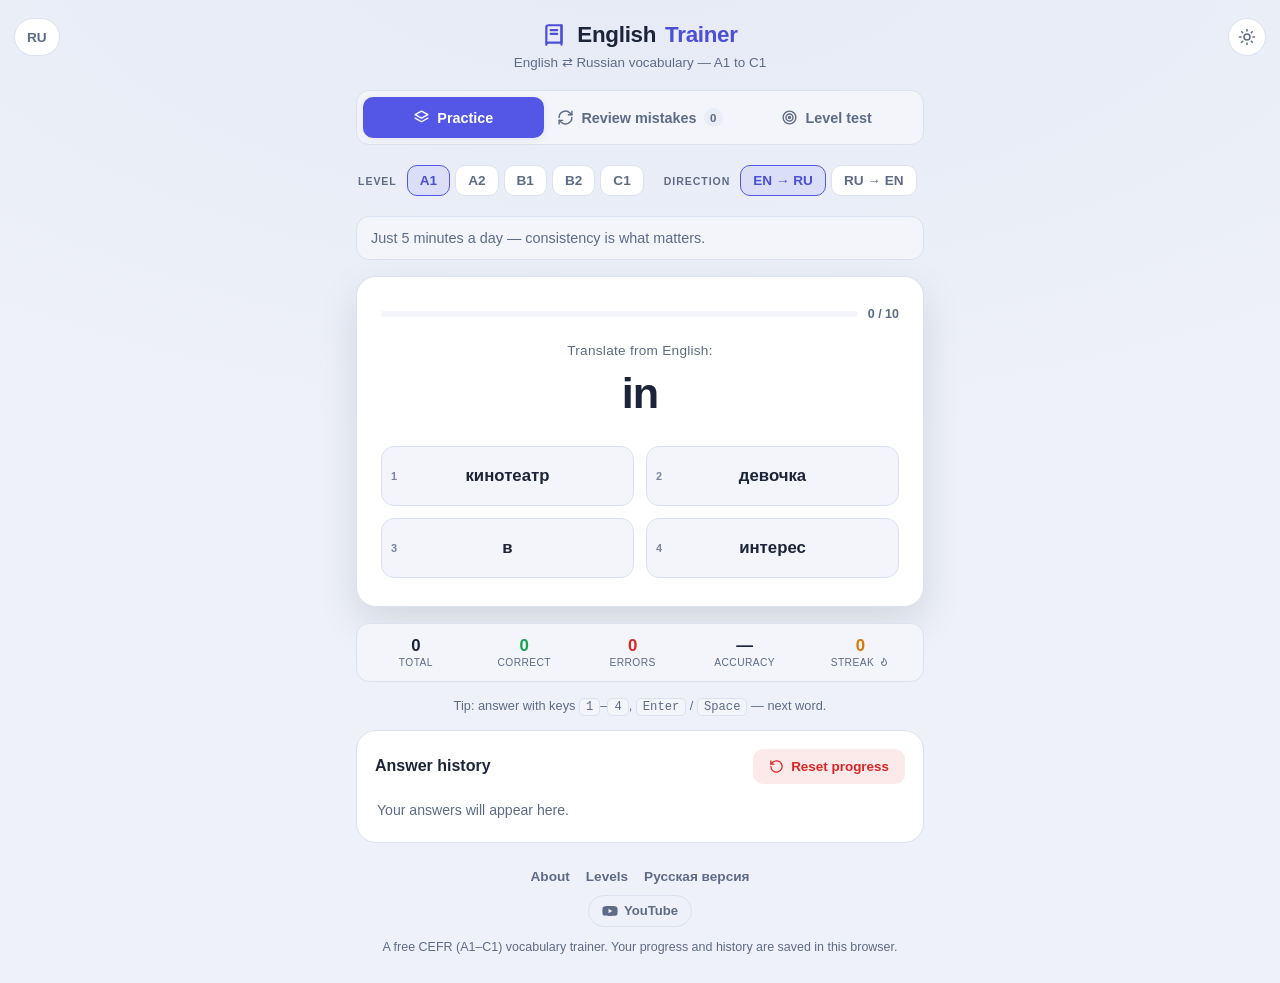
<file: index.html>
<!DOCTYPE html>
<html lang="ru">
<head>
  <meta charset="UTF-8" />
  <meta name="viewport" content="width=device-width, initial-scale=1.0" />
  <title>EnglishTrainer — тренажёр слов / vocabulary trainer (A1–C1)</title>
  <meta name="description" content="Бесплатный тренажёр английских слов A1–C1. Free English ⇄ Russian vocabulary trainer." />
  <link rel="canonical" href="https://english-trenazher.ru/" />
  <link rel="alternate" hreflang="ru" href="https://english-trenazher.ru/ru/" />
  <link rel="alternate" hreflang="en" href="https://english-trenazher.ru/en/" />
  <link rel="alternate" hreflang="x-default" href="https://english-trenazher.ru/ru/" />
  <link rel="icon" href="data:image/svg+xml,<svg xmlns='http://www.w3.org/2000/svg' viewBox='0 0 32 32'><rect width='32' height='32' rx='7' fill='%236366f1'/><g fill='none' stroke='white' stroke-width='2.2' stroke-linecap='round' stroke-linejoin='round'><path d='M9 8h8a1.5 1.5 0 0 1 1.5 1.5V24H10.5A1.5 1.5 0 0 0 9 25.5z'/><path d='M18.5 9.5V24'/></g></svg>" />
  <script>
    (function () {
      try {
        var l = (navigator.language || "ru").toLowerCase();
        location.replace(l.indexOf("en") === 0 ? "en/" : "ru/");
      } catch (e) { location.replace("ru/"); }
    })();
  </script>
  <style>
    body { font-family: -apple-system, BlinkMacSystemFont, "Segoe UI", Roboto, Arial, sans-serif;
      background: #0f172a; color: #f1f5f9; min-height: 100vh; margin: 0;
      display: flex; flex-direction: column; align-items: center; justify-content: center; gap: 14px; text-align: center; padding: 20px; }
    a { color: #818cf8; font-size: 1.2rem; font-weight: 600; text-decoration: none; padding: 10px 18px;
      border: 1px solid #334155; border-radius: 12px; }
    a:hover { border-color: #6366f1; }
    .row { display: flex; gap: 12px; }
    h1 { font-size: 1.5rem; }
  </style>
</head>
<body>
  <h1><svg viewBox="0 0 24 24" width="26" height="26" fill="none" stroke="#818cf8" stroke-width="2" stroke-linecap="round" stroke-linejoin="round" style="vertical-align:-4px"><path d="M4 5a2 2 0 0 1 2-2h12v16H6a2 2 0 0 0-2 2z"/><path d="M18 3v18"/><path d="M8 7.5h6M8 11h6"/></svg> EnglishTrainer</h1>
  <p>Выберите язык / Choose your language</p>
  <div class="row">
    <a href="ru/">Русский</a>
    <a href="en/">English</a>
  </div>
</body>
</html>
</file>
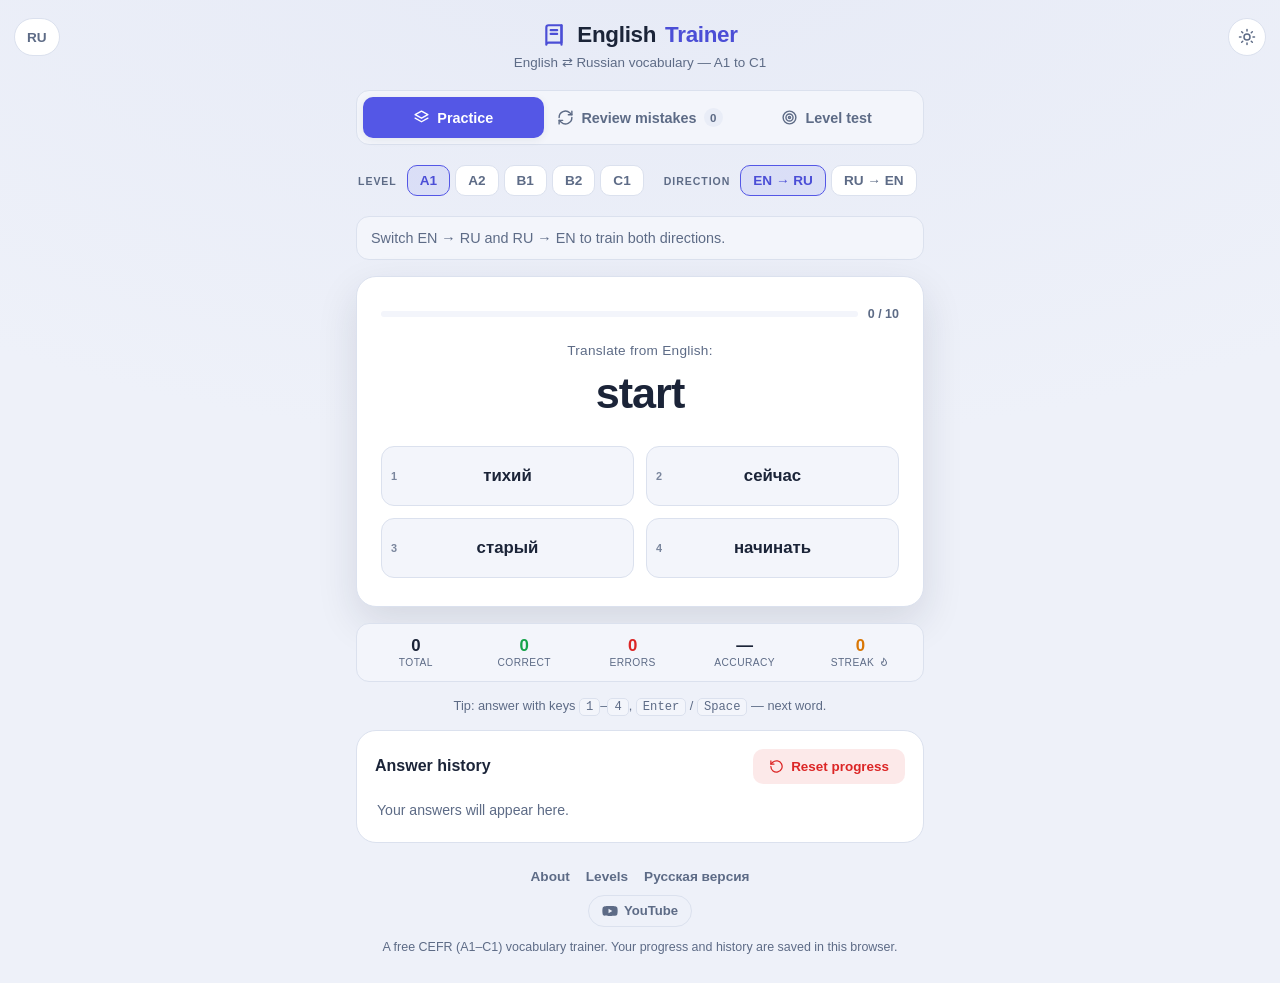
<file: en/index.html>
<!DOCTYPE html>
<html lang="en">
<head>
  <meta charset="UTF-8" />
  <meta name="viewport" content="width=device-width, initial-scale=1.0, viewport-fit=cover" />
  <meta name="theme-color" content="#0b1020" />
  <title>English ⇄ Russian Vocabulary Trainer — Learn Words A1–C1 Free</title>
  <meta name="description" content="Free online vocabulary trainer: see a word and pick from 4 translation options. Levels A1–C1, both directions (English↔Russian), 10-word rounds, mistakes review, answer history and a level test." />
  <meta name="keywords" content="english vocabulary trainer, russian vocabulary, learn english words, learn russian words, A1 A2 B1 B2 C1, english level test, word quiz" />
  <meta name="robots" content="index, follow" />
  <link rel="canonical" href="https://english-trenazher.ru/en/" />
  <link rel="alternate" hreflang="en" href="https://english-trenazher.ru/en/" />
  <link rel="alternate" hreflang="ru" href="https://english-trenazher.ru/ru/" />
  <link rel="alternate" hreflang="x-default" href="https://english-trenazher.ru/ru/" />

  <meta property="og:type" content="website" />
  <meta property="og:title" content="English ⇄ Russian Vocabulary Trainer (A1–C1)" />
  <meta property="og:description" content="Learn vocabulary in a quiz format. Levels A1–C1, both directions, rounds, mistakes review, level test." />
  <meta property="og:locale" content="en_US" />
  <meta property="og:url" content="https://english-trenazher.ru/en/" />
  <meta name="twitter:card" content="summary" />
  <meta name="twitter:title" content="English ⇄ Russian Vocabulary Trainer (A1–C1)" />
  <meta name="twitter:description" content="Learn vocabulary in a quiz format. Levels A1–C1, level test." />

  <link rel="icon" href="data:image/svg+xml,<svg xmlns='http://www.w3.org/2000/svg' viewBox='0 0 32 32'><rect width='32' height='32' rx='7' fill='%236366f1'/><g fill='none' stroke='white' stroke-width='2.2' stroke-linecap='round' stroke-linejoin='round'><path d='M9 8h8a1.5 1.5 0 0 1 1.5 1.5V24H10.5A1.5 1.5 0 0 0 9 25.5z'/><path d='M18.5 9.5V24'/></g></svg>" />

  <script type="application/ld+json">
  {
    "@context": "https://schema.org",
    "@type": "WebApplication",
    "name": "English ⇄ Russian Vocabulary Trainer",
    "description": "Online vocabulary trainer with levels A1–C1 in a quiz format with 4 answer options.",
    "applicationCategory": "EducationalApplication",
    "operatingSystem": "Web",
    "inLanguage": "en",
    "offers": { "@type": "Offer", "price": "0", "priceCurrency": "USD" }
  }
  </script>
  <script type="application/ld+json">
  { "@context": "https://schema.org", "@graph": [
    { "@type": "WebSite", "@id": "https://english-trenazher.ru/#website", "url": "https://english-trenazher.ru/", "name": "EnglishTrainer", "inLanguage": "en" },
    { "@type": "Organization", "@id": "https://english-trenazher.ru/#org", "name": "EnglishTrainer", "url": "https://english-trenazher.ru/", "logo": "https://english-trenazher.ru/icon.svg" }
  ] }
  </script>

  <link rel="stylesheet" href="../css/style.css?v=5" />
  <script>
    (function () {
      try {
        var t = localStorage.getItem("EnglishTrainer_theme");
        if (!t) { t = (window.matchMedia && window.matchMedia("(prefers-color-scheme: light)").matches) ? "light" : "dark"; }
        document.documentElement.setAttribute("data-theme", t);
      } catch (e) {}
    })();
  </script>
</head>
<body>
  <a class="skip-link" href="#quiz">Skip to the trainer</a>

  <header class="app-header">
    <a class="lang-switch" href="../ru/" hreflang="ru" aria-label="Переключиться на русский">RU</a>
    <button class="theme-btn" id="theme-btn" type="button" aria-label="Toggle theme" title="Toggle theme"></button>
    <h1 class="logo"><svg class="mark" viewBox="0 0 24 24" fill="none" stroke="currentColor" stroke-width="2" stroke-linecap="round" stroke-linejoin="round"><path d="M4 5a2 2 0 0 1 2-2h12v16H6a2 2 0 0 0-2 2z"/><path d="M18 3v18"/><path d="M8 7.5h6M8 11h6"/></svg>English<span>Trainer</span></h1>
    <p class="tagline">English ⇄ Russian vocabulary — A1 to C1</p>
  </header>

  <main class="container">
    <section class="controls" aria-label="Settings">
      <div class="control-group">
        <span class="control-label">Level</span>
        <div class="level-switch" role="group" aria-label="Choose level">
          <button class="level-btn is-active" data-level="A1">A1</button>
          <button class="level-btn" data-level="A2">A2</button>
          <button class="level-btn" data-level="B1">B1</button>
          <button class="level-btn" data-level="B2">B2</button>
          <button class="level-btn" data-level="C1">C1</button>
        </div>
      </div>
      <div class="control-group">
        <span class="control-label">Direction</span>
        <div class="dir-switch" role="group" aria-label="Translation direction">
          <button class="dir-btn is-active" data-dir="en-ru">EN → RU</button>
          <button class="dir-btn" data-dir="ru-en">RU → EN</button>
        </div>
      </div>
    </section>

    <nav class="modes" aria-label="Modes">
      <button class="mode-btn is-active" data-mode="infinite"><svg viewBox="0 0 24 24" fill="none" stroke="currentColor" stroke-width="2" stroke-linecap="round" stroke-linejoin="round"><path d="M12 3 3 8l9 5 9-5-9-5z"/><path d="M3 13l9 5 9-5"/></svg><span class="mlabel">Practice</span></button>
      <button class="mode-btn" data-mode="mistakes"><svg viewBox="0 0 24 24" fill="none" stroke="currentColor" stroke-width="2" stroke-linecap="round" stroke-linejoin="round"><path d="M3 12a9 9 0 0 1 15-6.7L21 8"/><path d="M21 3v5h-5"/><path d="M21 12a9 9 0 0 1-15 6.7L3 16"/><path d="M3 21v-5h5"/></svg><span class="mlabel">Review mistakes</span> <span class="badge" id="mistakes-count">0</span></button>
      <button class="mode-btn" data-mode="test"><svg viewBox="0 0 24 24" fill="none" stroke="currentColor" stroke-width="2"><circle cx="12" cy="12" r="9"/><circle cx="12" cy="12" r="5"/><circle cx="12" cy="12" r="1.5"/></svg><span class="mlabel">Level test</span></button>
    </nav>

    <div class="suggest is-tip" id="suggest">
      <span id="suggest-text"></span>
      <span class="suggest-actions">
        <button id="suggest-accept" class="suggest-yes">Go</button>
        <button id="suggest-dismiss" class="suggest-no">Not now</button>
      </span>
    </div>

    <section class="stats" aria-label="Statistics" id="stats-panel">
      <div class="stat"><span class="stat-value" id="stat-total">0</span><span class="stat-name">Total</span></div>
      <div class="stat"><span class="stat-value stat-correct" id="stat-correct">0</span><span class="stat-name">Correct</span></div>
      <div class="stat"><span class="stat-value stat-wrong" id="stat-wrong">0</span><span class="stat-name">Errors</span></div>
      <div class="stat"><span class="stat-value" id="stat-accuracy">—</span><span class="stat-name">Accuracy</span></div>
      <div class="stat"><span class="stat-value stat-streak" id="stat-streak">0</span><span class="stat-name">Streak <svg class="flame" viewBox="0 0 24 24" fill="none" stroke="currentColor" stroke-width="2" stroke-linecap="round" stroke-linejoin="round"><path d="M12 3s5 4 5 9a5 5 0 0 1-10 0c0-2 1-3 1-3 0 1 1 2 2 2 0-3 2-5 2-8z"/></svg></span></div>
    </section>

    <section class="quiz" id="quiz" aria-live="polite">
      <div class="round-progress" id="round-progress">
        <div class="round-bar"><div class="round-bar-fill" id="round-bar-fill"></div></div>
        <span class="round-count" id="round-count">0 / 10</span>
      </div>
      <p class="quiz-prompt" id="quiz-prompt">Translate the word:</p>
      <h2 class="quiz-word" id="quiz-word">—</h2>
      <div class="options" id="options"></div>
      <button class="next-btn" id="next-btn" hidden>Next →</button>
    </section>

    <section class="summary" id="summary" hidden>
      <div class="summary-emoji" id="summary-emoji"></div>
      <h2 class="summary-title" id="summary-title">Round complete!</h2>
      <div class="summary-score"><span id="summary-correct">0</span> / <span id="summary-total">10</span></div>
      <p class="summary-line" id="summary-acc">Accuracy: 0%</p>
      <p class="summary-line" id="summary-streak">Streak: 0</p>
      <div class="summary-actions">
        <button class="next-btn" id="summary-again">10 more words →</button>
        <button class="reset-btn" id="summary-level">Change level</button>
      </div>
    </section>

    <section class="testbox" id="testbox" hidden>
      <div id="test-intro">
        <h2 class="testbox-title">Level test</h2>
        <p class="testbox-desc">An adaptive test: words go from easy (A1) to hard (C1). As soon as it gets tough, the test stops on its own. Takes 1–2 minutes.</p>
        <button class="next-btn" id="test-start">Start test</button>
      </div>
      <div id="test-progress" hidden>
        <p class="test-meta"><span id="test-level-label">A1</span> · question <span id="test-q-num">1</span></p>
        <div class="test-bar"><div class="test-bar-fill" id="test-bar-fill"></div></div>
        <p class="quiz-prompt" id="test-prompt">Translate the word:</p>
        <h2 class="quiz-word" id="test-word">—</h2>
        <div class="options" id="test-options"></div>
      </div>
      <div id="test-result" hidden>
        <h2 class="testbox-title">Your level: <span id="test-level-result">—</span></h2>
        <div id="test-breakdown" class="test-breakdown"></div>
        <div class="test-result-actions">
          <button class="next-btn" id="test-use-level">Study at this level</button>
          <button class="reset-btn" id="test-retry">Retake</button>
        </div>
      </div>
    </section>

    <p class="hint" id="hint">Tip: answer with keys <kbd>1</kbd>–<kbd>4</kbd>, <kbd>Enter</kbd> / <kbd>Space</kbd> — next word.</p>

    <section class="history" id="history-section">
      <div class="history-head">
        <h2 class="history-title">Answer history</h2>
        <button class="reset-btn small" id="reset-btn" type="button"><svg viewBox="0 0 24 24" fill="none" stroke="currentColor" stroke-width="2" stroke-linecap="round" stroke-linejoin="round"><path d="M3 12a9 9 0 1 0 3-6.7L3 8"/><path d="M3 3v5h5"/></svg>Reset progress</button>
      </div>
      <ul class="history-list" id="history-list">
        <li class="history-empty">Your answers will appear here.</li>
      </ul>
    </section>
  </main>

  <footer class="app-footer">
    <nav class="footer-nav" aria-label="Footer">
      <a href="about/">About</a>
      <a href="level/a1/">Levels</a>
      <a href="../ru/" hreflang="ru">Русская версия</a>
    </nav>
    <div class="footer-social">
      <a class="social" href="https://www.youtube.com/@englishshorts17" rel="noopener" target="_blank" aria-label="YouTube">
        <svg viewBox="0 0 24 24" fill="currentColor" aria-hidden="true"><path d="M23 7.2a3 3 0 0 0-2.1-2.1C19 4.5 12 4.5 12 4.5s-7 0-8.9.6A3 3 0 0 0 1 7.2 31 31 0 0 0 .5 12 31 31 0 0 0 1 16.8a3 3 0 0 0 2.1 2.1c1.9.6 8.9.6 8.9.6s7 0 8.9-.6a3 3 0 0 0 2.1-2.1A31 31 0 0 0 23.5 12 31 31 0 0 0 23 7.2zM9.8 15.3V8.7l5.7 3.3-5.7 3.3z"/></svg>
        YouTube
      </a>
    </div>
    <p class="footer-note">A free CEFR (A1–C1) vocabulary trainer. Your progress and history are saved in this browser.</p>
  </footer>

  <script src="../data/a1.js"></script>
  <script src="../data/a2.js"></script>
  <script src="../data/b1.js"></script>
  <script src="../data/b2.js"></script>
  <script src="../data/c1.js"></script>
  <script src="../js/app.js?v=5"></script>
</body>
</html>
</file>
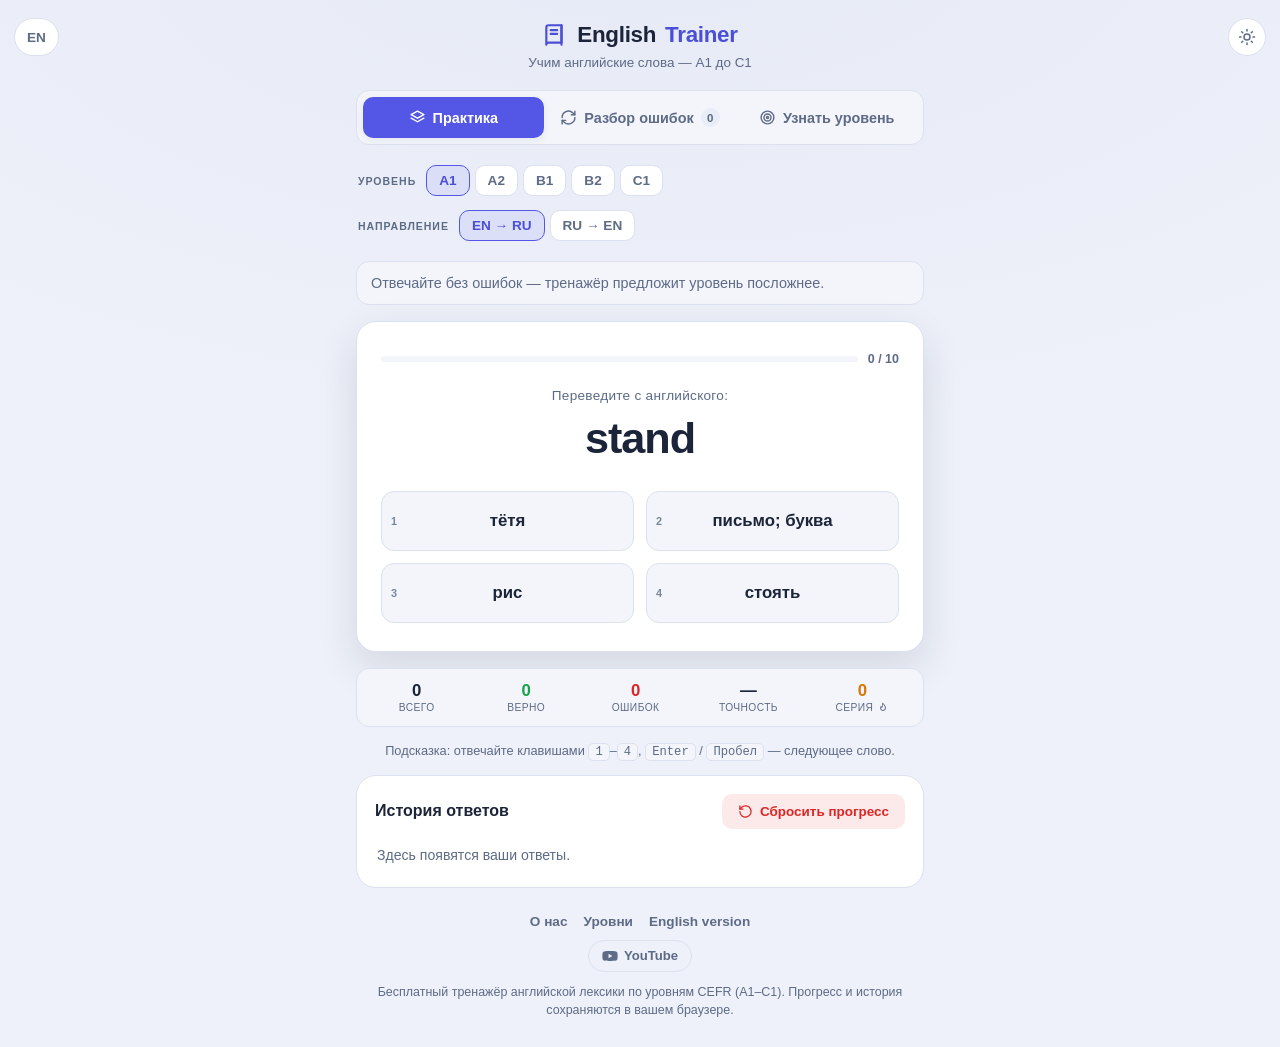
<file: ru/index.html>
<!DOCTYPE html>
<html lang="ru">
<head>
  <meta charset="UTF-8" />
  <meta name="viewport" content="width=device-width, initial-scale=1.0, viewport-fit=cover" />
  <meta name="theme-color" content="#0b1020" />
  <title>Тренажёр английских слов — учим слова A1–C1 онлайн бесплатно</title>
  <meta name="description" content="Бесплатный онлайн-тренажёр английских слов по уровням A1, A2, B1, B2, C1. Слово и 4 варианта перевода, два направления, раунды по 10 слов, работа над ошибками, история ответов и тест на определение уровня." />
  <meta name="keywords" content="английские слова, тренажёр слов, учить английский, перевод слов, A1 A2 B1 B2 C1, тест на уровень английского, словарный тренажёр" />
  <meta name="robots" content="index, follow" />
  <link rel="canonical" href="https://english-trenazher.ru/ru/" />
  <link rel="alternate" hreflang="ru" href="https://english-trenazher.ru/ru/" />
  <link rel="alternate" hreflang="en" href="https://english-trenazher.ru/en/" />
  <link rel="alternate" hreflang="x-default" href="https://english-trenazher.ru/ru/" />

  <meta property="og:type" content="website" />
  <meta property="og:title" content="Тренажёр английских слов A1–C1" />
  <meta property="og:description" content="Учите английские слова в формате викторины. Уровни A1–C1, два направления, раунды, работа над ошибками, тест на уровень." />
  <meta property="og:locale" content="ru_RU" />
  <meta property="og:url" content="https://english-trenazher.ru/ru/" />
  <meta name="twitter:card" content="summary" />
  <meta name="twitter:title" content="Тренажёр английских слов A1–C1" />
  <meta name="twitter:description" content="Учите английские слова в формате викторины. Уровни A1–C1, тест на уровень." />

  <link rel="icon" href="data:image/svg+xml,<svg xmlns='http://www.w3.org/2000/svg' viewBox='0 0 32 32'><rect width='32' height='32' rx='7' fill='%236366f1'/><g fill='none' stroke='white' stroke-width='2.2' stroke-linecap='round' stroke-linejoin='round'><path d='M9 8h8a1.5 1.5 0 0 1 1.5 1.5V24H10.5A1.5 1.5 0 0 0 9 25.5z'/><path d='M18.5 9.5V24'/></g></svg>" />

  <script type="application/ld+json">
  {
    "@context": "https://schema.org",
    "@type": "WebApplication",
    "name": "Тренажёр английских слов",
    "description": "Онлайн-тренажёр английских слов по уровням A1–C1 в формате викторины с 4 вариантами ответа.",
    "applicationCategory": "EducationalApplication",
    "operatingSystem": "Web",
    "inLanguage": "ru",
    "offers": { "@type": "Offer", "price": "0", "priceCurrency": "RUB" }
  }
  </script>
  <script type="application/ld+json">
  { "@context": "https://schema.org", "@graph": [
    { "@type": "WebSite", "@id": "https://english-trenazher.ru/#website", "url": "https://english-trenazher.ru/", "name": "EnglishTrainer", "inLanguage": "ru" },
    { "@type": "Organization", "@id": "https://english-trenazher.ru/#org", "name": "EnglishTrainer", "url": "https://english-trenazher.ru/", "logo": "https://english-trenazher.ru/icon.svg" }
  ] }
  </script>

  <link rel="stylesheet" href="../css/style.css?v=5" />
  <script>
    (function () {
      try {
        var t = localStorage.getItem("EnglishTrainer_theme");
        if (!t) { t = (window.matchMedia && window.matchMedia("(prefers-color-scheme: light)").matches) ? "light" : "dark"; }
        document.documentElement.setAttribute("data-theme", t);
      } catch (e) {}
    })();
  </script>
</head>
<body>
  <a class="skip-link" href="#quiz">Перейти к тренажёру</a>

  <header class="app-header">
    <a class="lang-switch" href="../en/" hreflang="en" aria-label="Switch to English">EN</a>
    <button class="theme-btn" id="theme-btn" type="button" aria-label="Переключить тему" title="Переключить тему"></button>
    <h1 class="logo"><svg class="mark" viewBox="0 0 24 24" fill="none" stroke="currentColor" stroke-width="2" stroke-linecap="round" stroke-linejoin="round"><path d="M4 5a2 2 0 0 1 2-2h12v16H6a2 2 0 0 0-2 2z"/><path d="M18 3v18"/><path d="M8 7.5h6M8 11h6"/></svg>English<span>Trainer</span></h1>
    <p class="tagline">Учим английские слова — A1 до C1</p>
  </header>

  <main class="container">
    <section class="controls" aria-label="Настройки">
      <div class="control-group">
        <span class="control-label">Уровень</span>
        <div class="level-switch" role="group" aria-label="Выбор уровня">
          <button class="level-btn is-active" data-level="A1">A1</button>
          <button class="level-btn" data-level="A2">A2</button>
          <button class="level-btn" data-level="B1">B1</button>
          <button class="level-btn" data-level="B2">B2</button>
          <button class="level-btn" data-level="C1">C1</button>
        </div>
      </div>
      <div class="control-group">
        <span class="control-label">Направление</span>
        <div class="dir-switch" role="group" aria-label="Направление перевода">
          <button class="dir-btn is-active" data-dir="en-ru">EN → RU</button>
          <button class="dir-btn" data-dir="ru-en">RU → EN</button>
        </div>
      </div>
    </section>

    <nav class="modes" aria-label="Режимы">
      <button class="mode-btn is-active" data-mode="infinite"><svg viewBox="0 0 24 24" fill="none" stroke="currentColor" stroke-width="2" stroke-linecap="round" stroke-linejoin="round"><path d="M12 3 3 8l9 5 9-5-9-5z"/><path d="M3 13l9 5 9-5"/></svg><span class="mlabel">Практика</span></button>
      <button class="mode-btn" data-mode="mistakes"><svg viewBox="0 0 24 24" fill="none" stroke="currentColor" stroke-width="2" stroke-linecap="round" stroke-linejoin="round"><path d="M3 12a9 9 0 0 1 15-6.7L21 8"/><path d="M21 3v5h-5"/><path d="M21 12a9 9 0 0 1-15 6.7L3 16"/><path d="M3 21v-5h5"/></svg><span class="mlabel">Разбор ошибок</span> <span class="badge" id="mistakes-count">0</span></button>
      <button class="mode-btn" data-mode="test"><svg viewBox="0 0 24 24" fill="none" stroke="currentColor" stroke-width="2"><circle cx="12" cy="12" r="9"/><circle cx="12" cy="12" r="5"/><circle cx="12" cy="12" r="1.5"/></svg><span class="mlabel">Узнать уровень</span></button>
    </nav>

    <div class="suggest is-tip" id="suggest">
      <span id="suggest-text"></span>
      <span class="suggest-actions">
        <button id="suggest-accept" class="suggest-yes">Перейти</button>
        <button id="suggest-dismiss" class="suggest-no">Не сейчас</button>
      </span>
    </div>

    <section class="stats" aria-label="Статистика" id="stats-panel">
      <div class="stat"><span class="stat-value" id="stat-total">0</span><span class="stat-name">Всего</span></div>
      <div class="stat"><span class="stat-value stat-correct" id="stat-correct">0</span><span class="stat-name">Верно</span></div>
      <div class="stat"><span class="stat-value stat-wrong" id="stat-wrong">0</span><span class="stat-name">Ошибок</span></div>
      <div class="stat"><span class="stat-value" id="stat-accuracy">—</span><span class="stat-name">Точность</span></div>
      <div class="stat"><span class="stat-value stat-streak" id="stat-streak">0</span><span class="stat-name">Серия <svg class="flame" viewBox="0 0 24 24" fill="none" stroke="currentColor" stroke-width="2" stroke-linecap="round" stroke-linejoin="round"><path d="M12 3s5 4 5 9a5 5 0 0 1-10 0c0-2 1-3 1-3 0 1 1 2 2 2 0-3 2-5 2-8z"/></svg></span></div>
    </section>

    <section class="quiz" id="quiz" aria-live="polite">
      <div class="round-progress" id="round-progress">
        <div class="round-bar"><div class="round-bar-fill" id="round-bar-fill"></div></div>
        <span class="round-count" id="round-count">0 / 10</span>
      </div>
      <p class="quiz-prompt" id="quiz-prompt">Переведите слово:</p>
      <h2 class="quiz-word" id="quiz-word">—</h2>
      <div class="options" id="options"></div>
      <button class="next-btn" id="next-btn" hidden>Дальше →</button>
    </section>

    <section class="summary" id="summary" hidden>
      <div class="summary-emoji" id="summary-emoji"></div>
      <h2 class="summary-title" id="summary-title">Раунд завершён!</h2>
      <div class="summary-score"><span id="summary-correct">0</span> / <span id="summary-total">10</span></div>
      <p class="summary-line" id="summary-acc">Точность: 0%</p>
      <p class="summary-line" id="summary-streak">Серия: 0</p>
      <div class="summary-actions">
        <button class="next-btn" id="summary-again">Ещё 10 слов →</button>
        <button class="reset-btn" id="summary-level">Сменить уровень</button>
      </div>
    </section>

    <section class="testbox" id="testbox" hidden>
      <div id="test-intro">
        <h2 class="testbox-title">Тест на уровень</h2>
        <p class="testbox-desc">Адаптивный тест: слова идут от простых (A1) к сложным (C1). Как только станет трудно — тест остановится сам. Это займёт 1–2 минуты.</p>
        <button class="next-btn" id="test-start">Начать тест</button>
      </div>
      <div id="test-progress" hidden>
        <p class="test-meta"><span id="test-level-label">A1</span> · вопрос <span id="test-q-num">1</span></p>
        <div class="test-bar"><div class="test-bar-fill" id="test-bar-fill"></div></div>
        <p class="quiz-prompt" id="test-prompt">Переведите слово:</p>
        <h2 class="quiz-word" id="test-word">—</h2>
        <div class="options" id="test-options"></div>
      </div>
      <div id="test-result" hidden>
        <h2 class="testbox-title">Ваш уровень: <span id="test-level-result">—</span></h2>
        <div id="test-breakdown" class="test-breakdown"></div>
        <div class="test-result-actions">
          <button class="next-btn" id="test-use-level">Заниматься на этом уровне</button>
          <button class="reset-btn" id="test-retry">Пройти заново</button>
        </div>
      </div>
    </section>

    <p class="hint" id="hint">Подсказка: отвечайте клавишами <kbd>1</kbd>–<kbd>4</kbd>, <kbd>Enter</kbd> / <kbd>Пробел</kbd> — следующее слово.</p>

    <section class="history" id="history-section">
      <div class="history-head">
        <h2 class="history-title">История ответов</h2>
        <button class="reset-btn small" id="reset-btn" type="button"><svg viewBox="0 0 24 24" fill="none" stroke="currentColor" stroke-width="2" stroke-linecap="round" stroke-linejoin="round"><path d="M3 12a9 9 0 1 0 3-6.7L3 8"/><path d="M3 3v5h5"/></svg>Сбросить прогресс</button>
      </div>
      <ul class="history-list" id="history-list">
        <li class="history-empty">Здесь появятся ваши ответы.</li>
      </ul>
    </section>
  </main>

  <footer class="app-footer">
    <nav class="footer-nav" aria-label="Подвал">
      <a href="about/">О нас</a>
      <a href="level/a1/">Уровни</a>
      <a href="../en/" hreflang="en">English version</a>
    </nav>
    <div class="footer-social">
      <a class="social" href="https://www.youtube.com/@englishshorts17" rel="noopener" target="_blank" aria-label="YouTube">
        <svg viewBox="0 0 24 24" fill="currentColor" aria-hidden="true"><path d="M23 7.2a3 3 0 0 0-2.1-2.1C19 4.5 12 4.5 12 4.5s-7 0-8.9.6A3 3 0 0 0 1 7.2 31 31 0 0 0 .5 12 31 31 0 0 0 1 16.8a3 3 0 0 0 2.1 2.1c1.9.6 8.9.6 8.9.6s7 0 8.9-.6a3 3 0 0 0 2.1-2.1A31 31 0 0 0 23.5 12 31 31 0 0 0 23 7.2zM9.8 15.3V8.7l5.7 3.3-5.7 3.3z"/></svg>
        YouTube
      </a>
    </div>
    <p class="footer-note">Бесплатный тренажёр английской лексики по уровням CEFR (A1–C1). Прогресс и история сохраняются в вашем браузере.</p>
  </footer>

  <script src="../data/a1.js"></script>
  <script src="../data/a2.js"></script>
  <script src="../data/b1.js"></script>
  <script src="../data/b2.js"></script>
  <script src="../data/c1.js"></script>
  <script src="../js/app.js?v=5"></script>
</body>
</html>
</file>
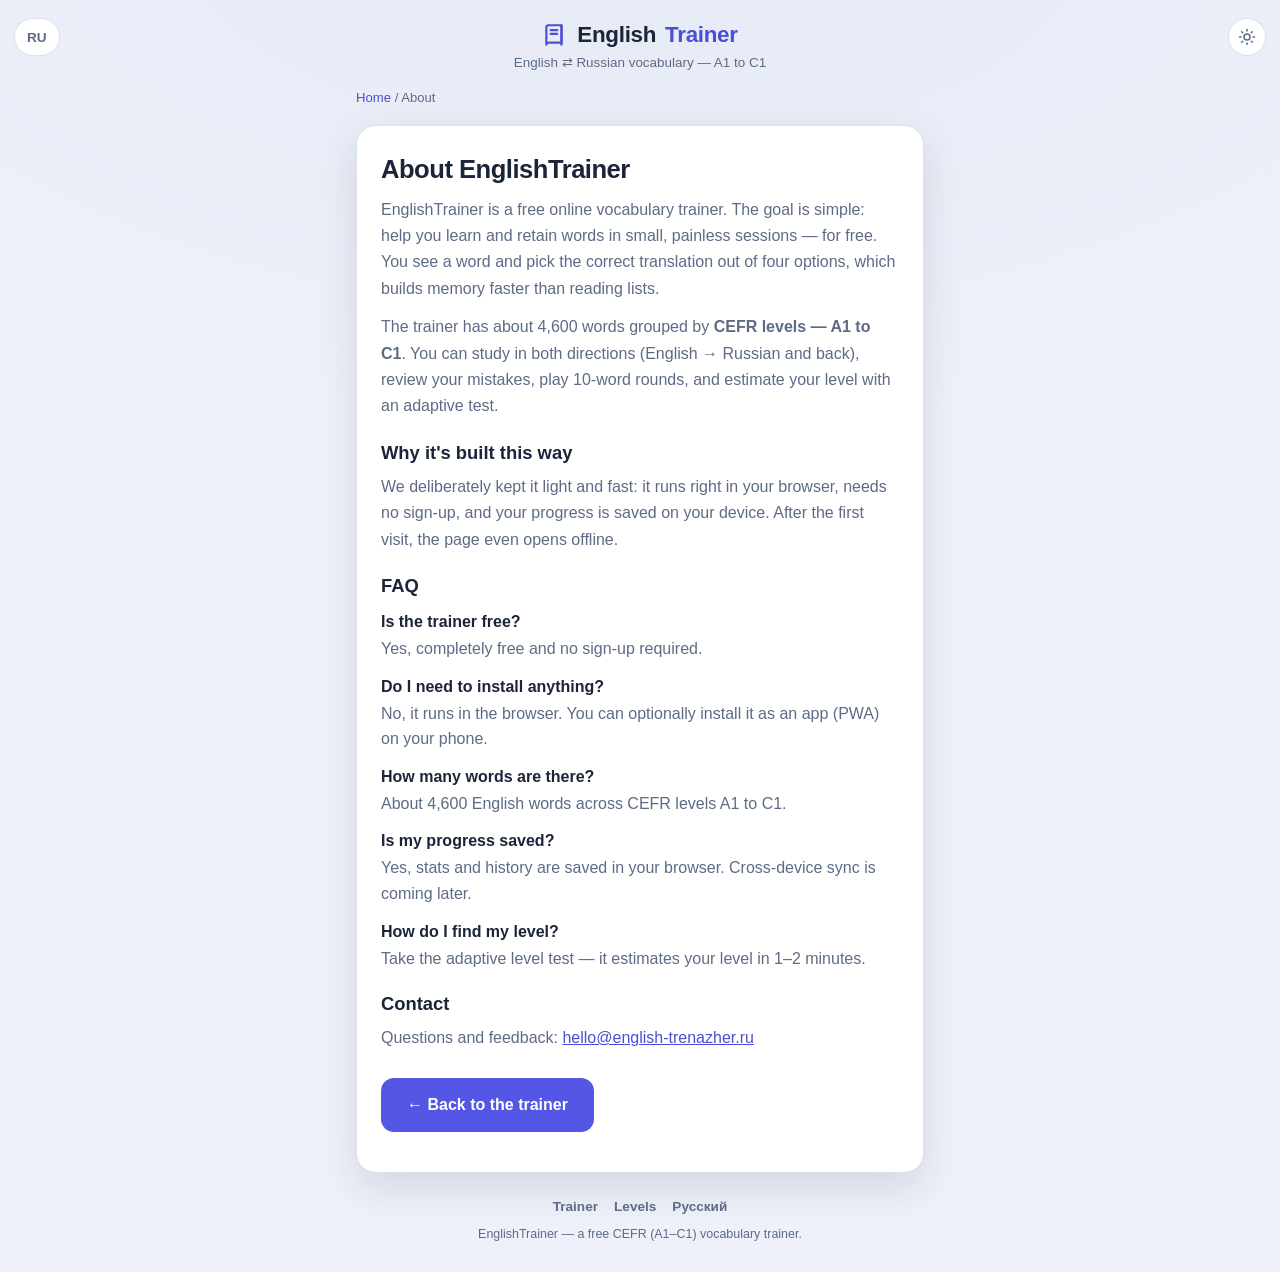
<file: en/about/index.html>
<!DOCTYPE html>
<html lang="en">
<head>
  <meta charset="UTF-8" />
  <meta name="viewport" content="width=device-width, initial-scale=1.0, viewport-fit=cover" />
  <meta name="theme-color" content="#0b1020" />
  <title>About — EnglishTrainer, English ⇄ Russian vocabulary trainer</title>
  <meta name="description" content="EnglishTrainer is a free online English ⇄ Russian vocabulary trainer (A1–C1). About the project, how it works, FAQ and contact." />
  <meta name="robots" content="index, follow" />
  <link rel="canonical" href="https://english-trenazher.ru/en/about/" />
  <link rel="alternate" hreflang="en" href="https://english-trenazher.ru/en/about/" />
  <link rel="alternate" hreflang="ru" href="https://english-trenazher.ru/ru/about/" />
  <link rel="alternate" hreflang="x-default" href="https://english-trenazher.ru/ru/about/" />
  <meta property="og:type" content="website" />
  <meta property="og:title" content="About — EnglishTrainer" />
  <meta property="og:description" content="A free English ⇄ Russian vocabulary trainer (A1–C1). About, FAQ and contact." />
  <meta property="og:locale" content="en_US" />
  <meta property="og:url" content="https://english-trenazher.ru/en/about/" />
  <link rel="icon" href="data:image/svg+xml,<svg xmlns='http://www.w3.org/2000/svg' viewBox='0 0 32 32'><rect width='32' height='32' rx='7' fill='%236366f1'/><g fill='none' stroke='white' stroke-width='2.2' stroke-linecap='round' stroke-linejoin='round'><path d='M9 8h8a1.5 1.5 0 0 1 1.5 1.5V24H10.5A1.5 1.5 0 0 0 9 25.5z'/><path d='M18.5 9.5V24'/></g></svg>" />

  <script type="application/ld+json">
  { "@context": "https://schema.org", "@type": "BreadcrumbList", "itemListElement": [
    { "@type": "ListItem", "position": 1, "name": "Home", "item": "https://english-trenazher.ru/en/" },
    { "@type": "ListItem", "position": 2, "name": "About", "item": "https://english-trenazher.ru/en/about/" }
  ] }
  </script>
  <script type="application/ld+json">
  { "@context": "https://schema.org", "@type": "FAQPage", "mainEntity": [
    { "@type": "Question", "name": "Is the trainer free?", "acceptedAnswer": { "@type": "Answer", "text": "Yes, completely free and no sign-up required." } },
    { "@type": "Question", "name": "Do I need to install anything?", "acceptedAnswer": { "@type": "Answer", "text": "No, it runs right in your browser. You can optionally install it as an app (PWA) on your phone." } },
    { "@type": "Question", "name": "How many words are there?", "acceptedAnswer": { "@type": "Answer", "text": "About 4,600 English words grouped by CEFR levels from A1 to C1." } },
    { "@type": "Question", "name": "Is my progress saved?", "acceptedAnswer": { "@type": "Answer", "text": "Yes, your stats and answer history are saved in your browser. Cross-device sync is coming later." } },
    { "@type": "Question", "name": "How do I find my level?", "acceptedAnswer": { "@type": "Answer", "text": "Use the adaptive level test: words go from easy to hard and estimate your level in 1–2 minutes." } }
  ] }
  </script>

  <link rel="stylesheet" href="../../css/style.css?v=5" />
  <script>
    (function () { try { var t = localStorage.getItem("EnglishTrainer_theme"); if (!t) { t = (window.matchMedia && window.matchMedia("(prefers-color-scheme: light)").matches) ? "light" : "dark"; } document.documentElement.setAttribute("data-theme", t); } catch (e) {} })();
  </script>
</head>
<body>
  <header class="app-header">
    <a class="lang-switch" href="../../ru/about/" hreflang="ru" aria-label="Переключиться на русский">RU</a>
    <button class="theme-btn" id="theme-btn" type="button" aria-label="Toggle theme"></button>
    <h1 class="logo"><svg class="mark" viewBox="0 0 24 24" fill="none" stroke="currentColor" stroke-width="2" stroke-linecap="round" stroke-linejoin="round"><path d="M4 5a2 2 0 0 1 2-2h12v16H6a2 2 0 0 0-2 2z"/><path d="M18 3v18"/><path d="M8 7.5h6M8 11h6"/></svg>English<span>Trainer</span></h1>
    <p class="tagline">English ⇄ Russian vocabulary — A1 to C1</p>
  </header>

  <main class="container">
    <nav class="breadcrumb" aria-label="Breadcrumb">
      <a href="../">Home</a> / About
    </nav>

    <article class="prose">
      <h1>About EnglishTrainer</h1>
      <p>EnglishTrainer is a free online vocabulary trainer. The goal is simple: help you learn
        and retain words in small, painless sessions — for free. You see a word and pick the
        correct translation out of four options, which builds memory faster than reading lists.</p>
      <p>The trainer has about 4,600 words grouped by <strong>CEFR levels — A1 to C1</strong>.
        You can study in both directions (English → Russian and back), review your mistakes,
        play 10-word rounds, and estimate your level with an adaptive test.</p>

      <h2>Why it's built this way</h2>
      <p>We deliberately kept it light and fast: it runs right in your browser, needs no
        sign-up, and your progress is saved on your device. After the first visit, the page
        even opens offline.</p>

      <h2>FAQ</h2>
      <dl class="faq">
        <dt>Is the trainer free?</dt>
        <dd>Yes, completely free and no sign-up required.</dd>
        <dt>Do I need to install anything?</dt>
        <dd>No, it runs in the browser. You can optionally install it as an app (PWA) on your phone.</dd>
        <dt>How many words are there?</dt>
        <dd>About 4,600 English words across CEFR levels A1 to C1.</dd>
        <dt>Is my progress saved?</dt>
        <dd>Yes, stats and history are saved in your browser. Cross-device sync is coming later.</dd>
        <dt>How do I find my level?</dt>
        <dd>Take the adaptive level test — it estimates your level in 1–2 minutes.</dd>
      </dl>

      <h2>Contact</h2>
      <p>Questions and feedback: <a class="inline" href="mailto:hello@english-trenazher.ru">hello@english-trenazher.ru</a></p>

      <p style="margin-top:18px"><a class="cta-btn" href="../">← Back to the trainer</a></p>
    </article>
  </main>

  <footer class="app-footer">
    <nav class="footer-nav" aria-label="Footer">
      <a href="../">Trainer</a>
      <a href="../level/a1/">Levels</a>
      <a href="../../ru/about/" hreflang="ru">Русский</a>
    </nav>
    <p class="footer-note">EnglishTrainer — a free CEFR (A1–C1) vocabulary trainer.</p>
  </footer>

  <script src="../../js/theme.js?v=5"></script>
</body>
</html>
</file>
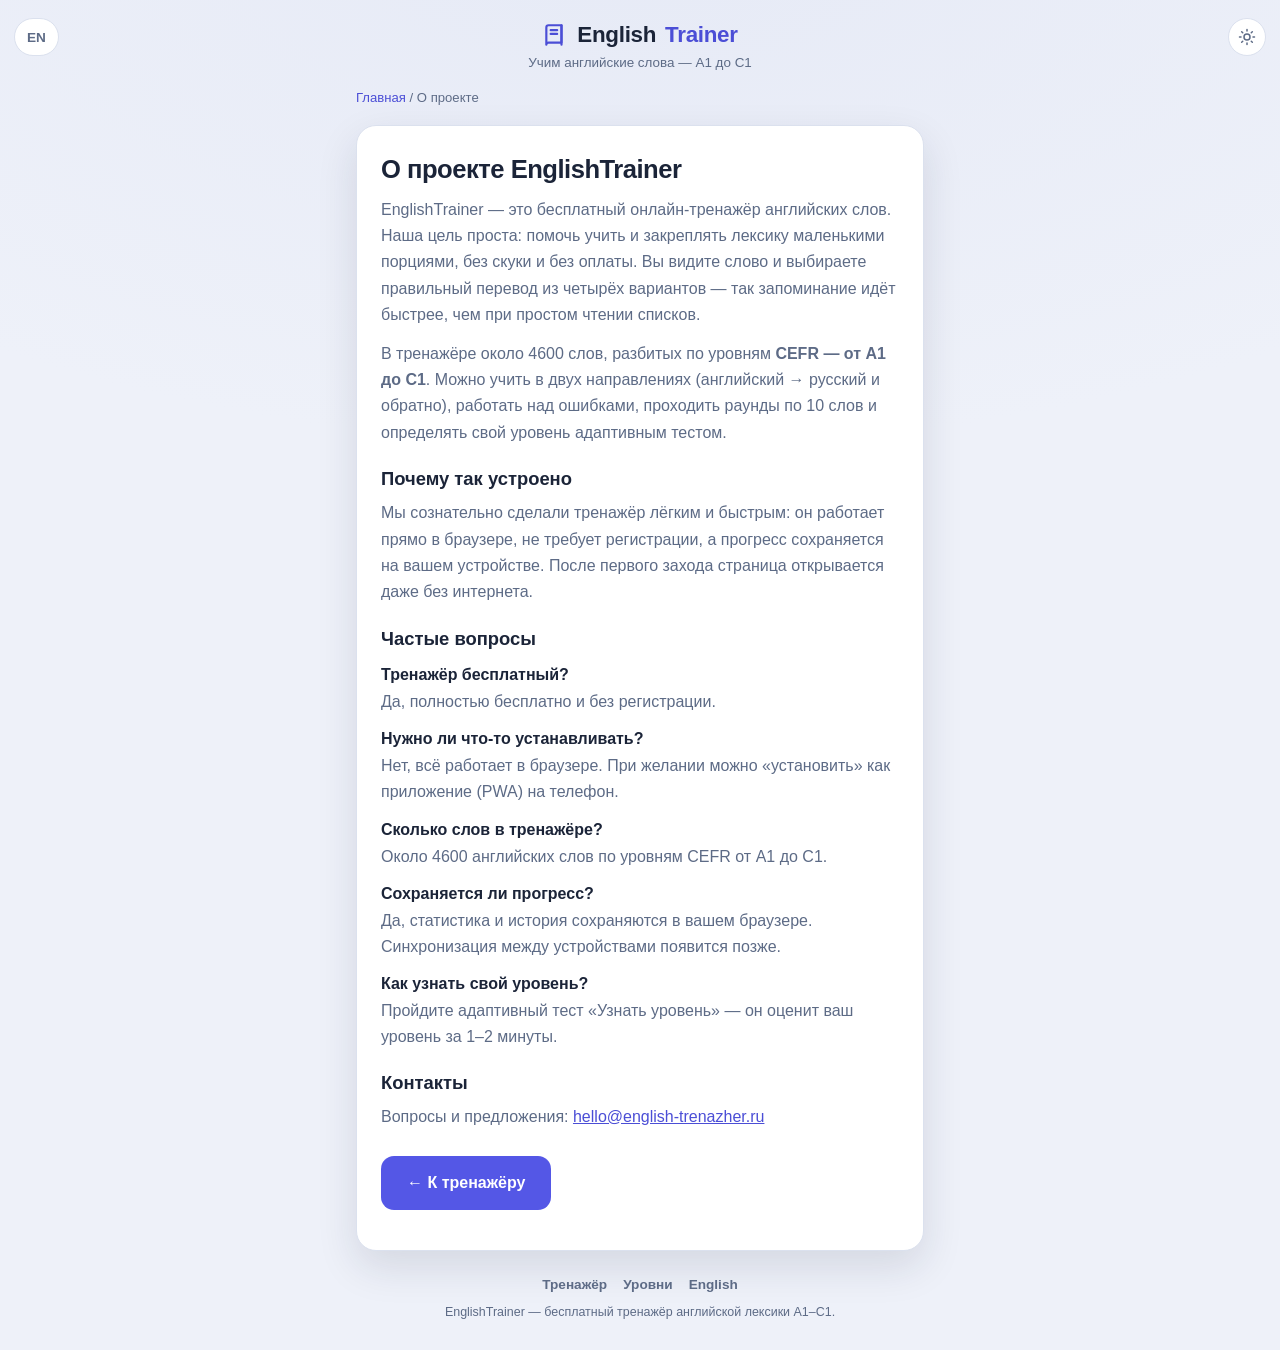
<file: ru/about/index.html>
<!DOCTYPE html>
<html lang="ru">
<head>
  <meta charset="UTF-8" />
  <meta name="viewport" content="width=device-width, initial-scale=1.0, viewport-fit=cover" />
  <meta name="theme-color" content="#0b1020" />
  <title>О проекте — EnglishTrainer, тренажёр английских слов</title>
  <meta name="description" content="EnglishTrainer — бесплатный онлайн-тренажёр английских слов A1–C1. Кто мы, как устроен тренажёр, ответы на частые вопросы и контакты." />
  <meta name="robots" content="index, follow" />
  <link rel="canonical" href="https://english-trenazher.ru/ru/about/" />
  <link rel="alternate" hreflang="ru" href="https://english-trenazher.ru/ru/about/" />
  <link rel="alternate" hreflang="en" href="https://english-trenazher.ru/en/about/" />
  <link rel="alternate" hreflang="x-default" href="https://english-trenazher.ru/ru/about/" />
  <meta property="og:type" content="website" />
  <meta property="og:title" content="О проекте — EnglishTrainer" />
  <meta property="og:description" content="Бесплатный тренажёр английских слов A1–C1. О проекте, FAQ и контакты." />
  <meta property="og:locale" content="ru_RU" />
  <meta property="og:url" content="https://english-trenazher.ru/ru/about/" />
  <link rel="icon" href="data:image/svg+xml,<svg xmlns='http://www.w3.org/2000/svg' viewBox='0 0 32 32'><rect width='32' height='32' rx='7' fill='%236366f1'/><g fill='none' stroke='white' stroke-width='2.2' stroke-linecap='round' stroke-linejoin='round'><path d='M9 8h8a1.5 1.5 0 0 1 1.5 1.5V24H10.5A1.5 1.5 0 0 0 9 25.5z'/><path d='M18.5 9.5V24'/></g></svg>" />

  <script type="application/ld+json">
  { "@context": "https://schema.org", "@type": "BreadcrumbList", "itemListElement": [
    { "@type": "ListItem", "position": 1, "name": "Главная", "item": "https://english-trenazher.ru/ru/" },
    { "@type": "ListItem", "position": 2, "name": "О проекте", "item": "https://english-trenazher.ru/ru/about/" }
  ] }
  </script>
  <script type="application/ld+json">
  { "@context": "https://schema.org", "@type": "FAQPage", "mainEntity": [
    { "@type": "Question", "name": "Тренажёр бесплатный?", "acceptedAnswer": { "@type": "Answer", "text": "Да, полностью бесплатно и без регистрации." } },
    { "@type": "Question", "name": "Нужно ли что-то устанавливать?", "acceptedAnswer": { "@type": "Answer", "text": "Нет, тренажёр работает прямо в браузере. При желании его можно установить как приложение (PWA) на телефон." } },
    { "@type": "Question", "name": "Сколько слов в тренажёре?", "acceptedAnswer": { "@type": "Answer", "text": "Около 4600 английских слов, разбитых по уровням CEFR от A1 до C1." } },
    { "@type": "Question", "name": "Сохраняется ли прогресс?", "acceptedAnswer": { "@type": "Answer", "text": "Да, статистика и история ответов сохраняются в вашем браузере. Синхронизация между устройствами появится позже." } },
    { "@type": "Question", "name": "Как узнать свой уровень?", "acceptedAnswer": { "@type": "Answer", "text": "В тренажёре есть адаптивный тест «Узнать уровень»: слова идут от простых к сложным и оценивают ваш уровень за 1–2 минуты." } }
  ] }
  </script>

  <link rel="stylesheet" href="../../css/style.css?v=5" />
  <script>
    (function () { try { var t = localStorage.getItem("EnglishTrainer_theme"); if (!t) { t = (window.matchMedia && window.matchMedia("(prefers-color-scheme: light)").matches) ? "light" : "dark"; } document.documentElement.setAttribute("data-theme", t); } catch (e) {} })();
  </script>
</head>
<body>
  <header class="app-header">
    <a class="lang-switch" href="../../en/about/" hreflang="en" aria-label="Switch to English">EN</a>
    <button class="theme-btn" id="theme-btn" type="button" aria-label="Переключить тему"></button>
    <h1 class="logo"><svg class="mark" viewBox="0 0 24 24" fill="none" stroke="currentColor" stroke-width="2" stroke-linecap="round" stroke-linejoin="round"><path d="M4 5a2 2 0 0 1 2-2h12v16H6a2 2 0 0 0-2 2z"/><path d="M18 3v18"/><path d="M8 7.5h6M8 11h6"/></svg>English<span>Trainer</span></h1>
    <p class="tagline">Учим английские слова — A1 до C1</p>
  </header>

  <main class="container">
    <nav class="breadcrumb" aria-label="Хлебные крошки">
      <a href="../">Главная</a> / О проекте
    </nav>

    <article class="prose">
      <h1>О проекте EnglishTrainer</h1>
      <p>EnglishTrainer — это бесплатный онлайн-тренажёр английских слов. Наша цель проста:
        помочь учить и закреплять лексику маленькими порциями, без скуки и без оплаты.
        Вы видите слово и выбираете правильный перевод из четырёх вариантов — так
        запоминание идёт быстрее, чем при простом чтении списков.</p>
      <p>В тренажёре около 4600 слов, разбитых по уровням <strong>CEFR — от A1 до C1</strong>.
        Можно учить в двух направлениях (английский → русский и обратно), работать над
        ошибками, проходить раунды по 10 слов и определять свой уровень адаптивным тестом.</p>

      <h2>Почему так устроено</h2>
      <p>Мы сознательно сделали тренажёр лёгким и быстрым: он работает прямо в браузере,
        не требует регистрации, а прогресс сохраняется на вашем устройстве. После первого
        захода страница открывается даже без интернета.</p>

      <h2>Частые вопросы</h2>
      <dl class="faq">
        <dt>Тренажёр бесплатный?</dt>
        <dd>Да, полностью бесплатно и без регистрации.</dd>
        <dt>Нужно ли что-то устанавливать?</dt>
        <dd>Нет, всё работает в браузере. При желании можно «установить» как приложение (PWA) на телефон.</dd>
        <dt>Сколько слов в тренажёре?</dt>
        <dd>Около 4600 английских слов по уровням CEFR от A1 до C1.</dd>
        <dt>Сохраняется ли прогресс?</dt>
        <dd>Да, статистика и история сохраняются в вашем браузере. Синхронизация между устройствами появится позже.</dd>
        <dt>Как узнать свой уровень?</dt>
        <dd>Пройдите адаптивный тест «Узнать уровень» — он оценит ваш уровень за 1–2 минуты.</dd>
      </dl>

      <h2>Контакты</h2>
      <p>Вопросы и предложения: <a class="inline" href="mailto:hello@english-trenazher.ru">hello@english-trenazher.ru</a></p>

      <p style="margin-top:18px"><a class="cta-btn" href="../">← К тренажёру</a></p>
    </article>
  </main>

  <footer class="app-footer">
    <nav class="footer-nav" aria-label="Подвал">
      <a href="../">Тренажёр</a>
      <a href="../level/a1/">Уровни</a>
      <a href="../../en/about/" hreflang="en">English</a>
    </nav>
    <p class="footer-note">EnglishTrainer — бесплатный тренажёр английской лексики A1–C1.</p>
  </footer>

  <script src="../../js/theme.js?v=5"></script>
</body>
</html>
</file>
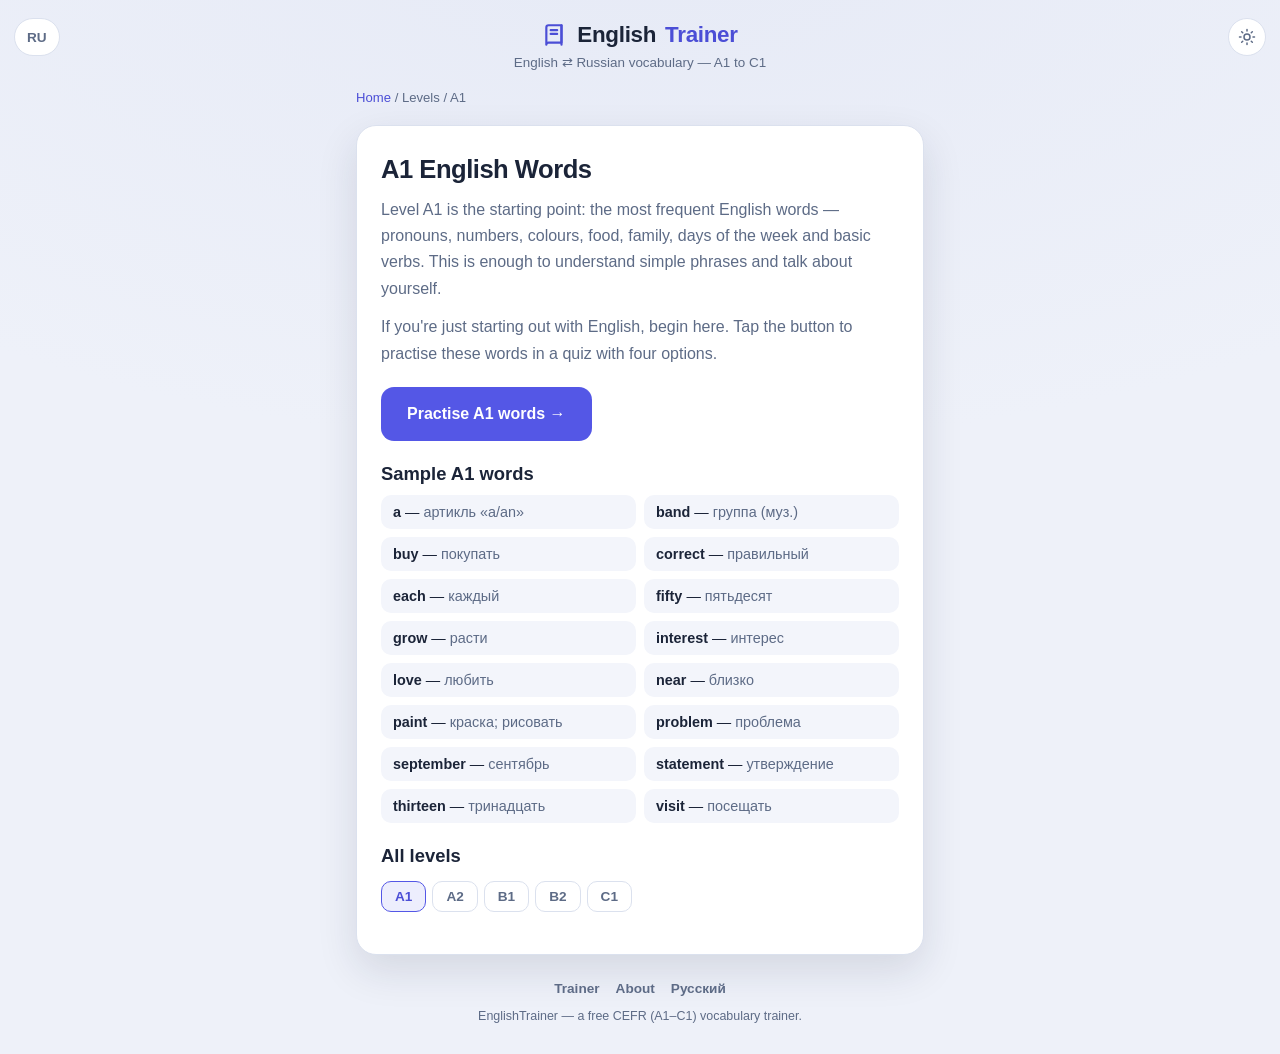
<file: en/level/a1/index.html>
<!DOCTYPE html>
<html lang="en">
<head>
  <meta charset="UTF-8" />
  <meta name="viewport" content="width=device-width, initial-scale=1.0, viewport-fit=cover" />
  <meta name="theme-color" content="#0b1020" />
  <title>A1 English Words — Vocabulary Trainer (CEFR)</title>
  <meta name="description" content="Learn A1 English words online for free: a word and 4 translation options. Sample A1 words, a level test and 10-word rounds." />
  <meta name="robots" content="index, follow" />
  <link rel="canonical" href="https://english-trenazher.ru/en/level/a1/" />
  <link rel="alternate" hreflang="en" href="https://english-trenazher.ru/en/level/a1/" />
  <link rel="alternate" hreflang="ru" href="https://english-trenazher.ru/ru/level/a1/" />
  <link rel="alternate" hreflang="x-default" href="https://english-trenazher.ru/ru/level/a1/" />
  <meta property="og:type" content="website" />
  <meta property="og:title" content="A1 English Words — Vocabulary Trainer (CEFR)" />
  <meta property="og:description" content="Learn A1 English words online for free: a word and 4 translation options. Sample A1 words, a level test and 10-word rounds." />
  <meta property="og:url" content="https://english-trenazher.ru/en/level/a1/" />
  <link rel="icon" href="data:image/svg+xml,<svg xmlns='http://www.w3.org/2000/svg' viewBox='0 0 32 32'><rect width='32' height='32' rx='7' fill='%236366f1'/><g fill='none' stroke='white' stroke-width='2.2' stroke-linecap='round' stroke-linejoin='round'><path d='M9 8h8a1.5 1.5 0 0 1 1.5 1.5V24H10.5A1.5 1.5 0 0 0 9 25.5z'/><path d='M18.5 9.5V24'/></g></svg>" />
  <script type="application/ld+json">
  { "@context": "https://schema.org", "@type": "BreadcrumbList", "itemListElement": [
    { "@type": "ListItem", "position": 1, "name": "Home", "item": "https://english-trenazher.ru/en/" },
    { "@type": "ListItem", "position": 2, "name": "Levels", "item": "https://english-trenazher.ru/en/level/a1/" },
    { "@type": "ListItem", "position": 3, "name": "A1", "item": "https://english-trenazher.ru/en/level/a1/" }
  ] }
  </script>
  <script type="application/ld+json">
  { "@context": "https://schema.org", "@type": "LearningResource", "name": "A1 English Words", "url": "https://english-trenazher.ru/en/level/a1/", "inLanguage": "en", "educationalLevel": "CEFR A1", "learningResourceType": "vocabulary quiz", "isAccessibleForFree": true }
  </script>
  <link rel="stylesheet" href="../../../css/style.css?v=5" />
  <script>
    (function () { try { var th = localStorage.getItem("EnglishTrainer_theme"); if (!th) { th = (window.matchMedia && window.matchMedia("(prefers-color-scheme: light)").matches) ? "light" : "dark"; } document.documentElement.setAttribute("data-theme", th); } catch (e) {} })();
  </script>
</head>
<body>
  <header class="app-header">
    <a class="lang-switch" href="../../../ru/level/a1/" hreflang="ru" aria-label="Переключиться на русский">RU</a>
    <button class="theme-btn" id="theme-btn" type="button" aria-label="theme"></button>
    <h1 class="logo"><svg class="mark" viewBox="0 0 24 24" fill="none" stroke="currentColor" stroke-width="2" stroke-linecap="round" stroke-linejoin="round"><path d="M4 5a2 2 0 0 1 2-2h12v16H6a2 2 0 0 0-2 2z"/><path d="M18 3v18"/><path d="M8 7.5h6M8 11h6"/></svg>English<span>Trainer</span></h1>
    <p class="tagline">English ⇄ Russian vocabulary — A1 to C1</p>
  </header>

  <main class="container">
    <nav class="breadcrumb" aria-label="breadcrumb">
      <a href="../../">Home</a> / Levels / A1
    </nav>

    <article class="prose">
      <h1>A1 English Words</h1>
      <p>Level A1 is the starting point: the most frequent English words — pronouns, numbers, colours, food, family, days of the week and basic verbs. This is enough to understand simple phrases and talk about yourself.</p>
      <p>If you're just starting out with English, begin here. Tap the button to practise these words in a quiz with four options.</p>

      <p><a class="cta-btn" href="../../?level=A1">Practise A1 words →</a></p>

      <h2>Sample A1 words</h2>
      <ul class="sample-list">
        <li><span class="en">a</span> — <span class="ru">артикль «a/an»</span></li>
        <li><span class="en">band</span> — <span class="ru">группа (муз.)</span></li>
        <li><span class="en">buy</span> — <span class="ru">покупать</span></li>
        <li><span class="en">correct</span> — <span class="ru">правильный</span></li>
        <li><span class="en">each</span> — <span class="ru">каждый</span></li>
        <li><span class="en">fifty</span> — <span class="ru">пятьдесят</span></li>
        <li><span class="en">grow</span> — <span class="ru">расти</span></li>
        <li><span class="en">interest</span> — <span class="ru">интерес</span></li>
        <li><span class="en">love</span> — <span class="ru">любить</span></li>
        <li><span class="en">near</span> — <span class="ru">близко</span></li>
        <li><span class="en">paint</span> — <span class="ru">краска; рисовать</span></li>
        <li><span class="en">problem</span> — <span class="ru">проблема</span></li>
        <li><span class="en">september</span> — <span class="ru">сентябрь</span></li>
        <li><span class="en">statement</span> — <span class="ru">утверждение</span></li>
        <li><span class="en">thirteen</span> — <span class="ru">тринадцать</span></li>
        <li><span class="en">visit</span> — <span class="ru">посещать</span></li>
      </ul>

      <h2>All levels</h2>
      <nav class="level-nav" aria-label="levels">
        <a href="../a1/" class="cur" aria-current="page">A1</a>
        <a href="../a2/">A2</a>
        <a href="../b1/">B1</a>
        <a href="../b2/">B2</a>
        <a href="../c1/">C1</a>
      </nav>
    </article>
  </main>

  <footer class="app-footer">
    <nav class="footer-nav" aria-label="footer">
      <a href="../../">Trainer</a>
      <a href="../../about/">About</a>
      <a href="../../../ru/level/a1/" hreflang="ru">Русский</a>
    </nav>
    <p class="footer-note">EnglishTrainer — a free CEFR (A1–C1) vocabulary trainer.</p>
  </footer>

  <script src="../../../js/theme.js?v=5"></script>
</body>
</html>
</file>
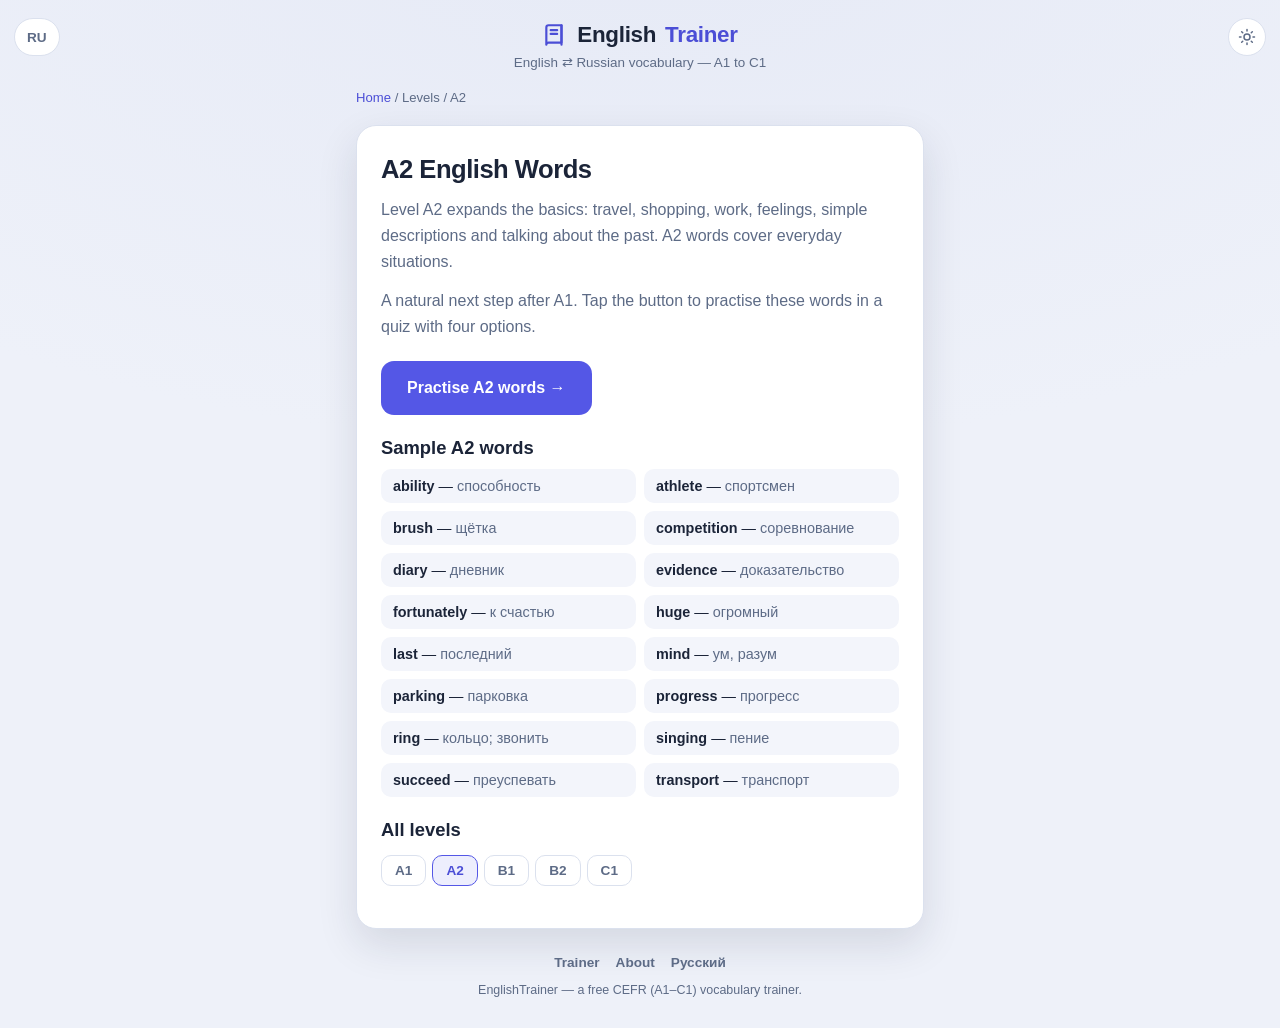
<file: en/level/a2/index.html>
<!DOCTYPE html>
<html lang="en">
<head>
  <meta charset="UTF-8" />
  <meta name="viewport" content="width=device-width, initial-scale=1.0, viewport-fit=cover" />
  <meta name="theme-color" content="#0b1020" />
  <title>A2 English Words — Vocabulary Trainer (CEFR)</title>
  <meta name="description" content="Learn A2 English words online for free: a word and 4 translation options. Sample A2 words, a level test and 10-word rounds." />
  <meta name="robots" content="index, follow" />
  <link rel="canonical" href="https://english-trenazher.ru/en/level/a2/" />
  <link rel="alternate" hreflang="en" href="https://english-trenazher.ru/en/level/a2/" />
  <link rel="alternate" hreflang="ru" href="https://english-trenazher.ru/ru/level/a2/" />
  <link rel="alternate" hreflang="x-default" href="https://english-trenazher.ru/ru/level/a2/" />
  <meta property="og:type" content="website" />
  <meta property="og:title" content="A2 English Words — Vocabulary Trainer (CEFR)" />
  <meta property="og:description" content="Learn A2 English words online for free: a word and 4 translation options. Sample A2 words, a level test and 10-word rounds." />
  <meta property="og:url" content="https://english-trenazher.ru/en/level/a2/" />
  <link rel="icon" href="data:image/svg+xml,<svg xmlns='http://www.w3.org/2000/svg' viewBox='0 0 32 32'><rect width='32' height='32' rx='7' fill='%236366f1'/><g fill='none' stroke='white' stroke-width='2.2' stroke-linecap='round' stroke-linejoin='round'><path d='M9 8h8a1.5 1.5 0 0 1 1.5 1.5V24H10.5A1.5 1.5 0 0 0 9 25.5z'/><path d='M18.5 9.5V24'/></g></svg>" />
  <script type="application/ld+json">
  { "@context": "https://schema.org", "@type": "BreadcrumbList", "itemListElement": [
    { "@type": "ListItem", "position": 1, "name": "Home", "item": "https://english-trenazher.ru/en/" },
    { "@type": "ListItem", "position": 2, "name": "Levels", "item": "https://english-trenazher.ru/en/level/a1/" },
    { "@type": "ListItem", "position": 3, "name": "A2", "item": "https://english-trenazher.ru/en/level/a2/" }
  ] }
  </script>
  <script type="application/ld+json">
  { "@context": "https://schema.org", "@type": "LearningResource", "name": "A2 English Words", "url": "https://english-trenazher.ru/en/level/a2/", "inLanguage": "en", "educationalLevel": "CEFR A2", "learningResourceType": "vocabulary quiz", "isAccessibleForFree": true }
  </script>
  <link rel="stylesheet" href="../../../css/style.css?v=5" />
  <script>
    (function () { try { var th = localStorage.getItem("EnglishTrainer_theme"); if (!th) { th = (window.matchMedia && window.matchMedia("(prefers-color-scheme: light)").matches) ? "light" : "dark"; } document.documentElement.setAttribute("data-theme", th); } catch (e) {} })();
  </script>
</head>
<body>
  <header class="app-header">
    <a class="lang-switch" href="../../../ru/level/a2/" hreflang="ru" aria-label="Переключиться на русский">RU</a>
    <button class="theme-btn" id="theme-btn" type="button" aria-label="theme"></button>
    <h1 class="logo"><svg class="mark" viewBox="0 0 24 24" fill="none" stroke="currentColor" stroke-width="2" stroke-linecap="round" stroke-linejoin="round"><path d="M4 5a2 2 0 0 1 2-2h12v16H6a2 2 0 0 0-2 2z"/><path d="M18 3v18"/><path d="M8 7.5h6M8 11h6"/></svg>English<span>Trainer</span></h1>
    <p class="tagline">English ⇄ Russian vocabulary — A1 to C1</p>
  </header>

  <main class="container">
    <nav class="breadcrumb" aria-label="breadcrumb">
      <a href="../../">Home</a> / Levels / A2
    </nav>

    <article class="prose">
      <h1>A2 English Words</h1>
      <p>Level A2 expands the basics: travel, shopping, work, feelings, simple descriptions and talking about the past. A2 words cover everyday situations.</p>
      <p>A natural next step after A1. Tap the button to practise these words in a quiz with four options.</p>

      <p><a class="cta-btn" href="../../?level=A2">Practise A2 words →</a></p>

      <h2>Sample A2 words</h2>
      <ul class="sample-list">
        <li><span class="en">ability</span> — <span class="ru">способность</span></li>
        <li><span class="en">athlete</span> — <span class="ru">спортсмен</span></li>
        <li><span class="en">brush</span> — <span class="ru">щётка</span></li>
        <li><span class="en">competition</span> — <span class="ru">соревнование</span></li>
        <li><span class="en">diary</span> — <span class="ru">дневник</span></li>
        <li><span class="en">evidence</span> — <span class="ru">доказательство</span></li>
        <li><span class="en">fortunately</span> — <span class="ru">к счастью</span></li>
        <li><span class="en">huge</span> — <span class="ru">огромный</span></li>
        <li><span class="en">last</span> — <span class="ru">последний</span></li>
        <li><span class="en">mind</span> — <span class="ru">ум, разум</span></li>
        <li><span class="en">parking</span> — <span class="ru">парковка</span></li>
        <li><span class="en">progress</span> — <span class="ru">прогресс</span></li>
        <li><span class="en">ring</span> — <span class="ru">кольцо; звонить</span></li>
        <li><span class="en">singing</span> — <span class="ru">пение</span></li>
        <li><span class="en">succeed</span> — <span class="ru">преуспевать</span></li>
        <li><span class="en">transport</span> — <span class="ru">транспорт</span></li>
      </ul>

      <h2>All levels</h2>
      <nav class="level-nav" aria-label="levels">
        <a href="../a1/">A1</a>
        <a href="../a2/" class="cur" aria-current="page">A2</a>
        <a href="../b1/">B1</a>
        <a href="../b2/">B2</a>
        <a href="../c1/">C1</a>
      </nav>
    </article>
  </main>

  <footer class="app-footer">
    <nav class="footer-nav" aria-label="footer">
      <a href="../../">Trainer</a>
      <a href="../../about/">About</a>
      <a href="../../../ru/level/a2/" hreflang="ru">Русский</a>
    </nav>
    <p class="footer-note">EnglishTrainer — a free CEFR (A1–C1) vocabulary trainer.</p>
  </footer>

  <script src="../../../js/theme.js?v=5"></script>
</body>
</html>
</file>
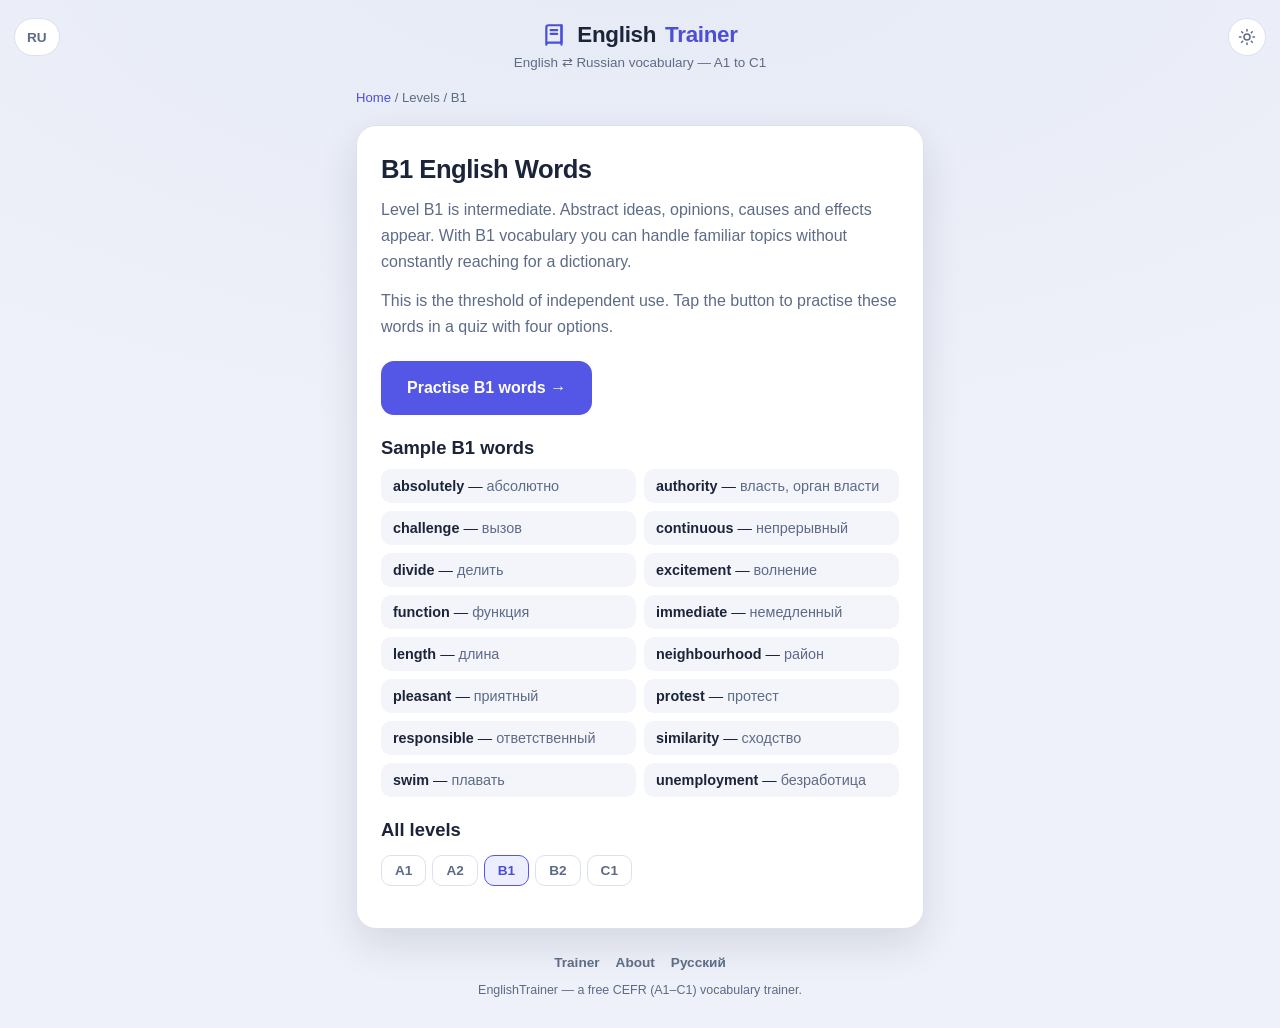
<file: en/level/b1/index.html>
<!DOCTYPE html>
<html lang="en">
<head>
  <meta charset="UTF-8" />
  <meta name="viewport" content="width=device-width, initial-scale=1.0, viewport-fit=cover" />
  <meta name="theme-color" content="#0b1020" />
  <title>B1 English Words — Vocabulary Trainer (CEFR)</title>
  <meta name="description" content="Learn B1 English words online for free: a word and 4 translation options. Sample B1 words, a level test and 10-word rounds." />
  <meta name="robots" content="index, follow" />
  <link rel="canonical" href="https://english-trenazher.ru/en/level/b1/" />
  <link rel="alternate" hreflang="en" href="https://english-trenazher.ru/en/level/b1/" />
  <link rel="alternate" hreflang="ru" href="https://english-trenazher.ru/ru/level/b1/" />
  <link rel="alternate" hreflang="x-default" href="https://english-trenazher.ru/ru/level/b1/" />
  <meta property="og:type" content="website" />
  <meta property="og:title" content="B1 English Words — Vocabulary Trainer (CEFR)" />
  <meta property="og:description" content="Learn B1 English words online for free: a word and 4 translation options. Sample B1 words, a level test and 10-word rounds." />
  <meta property="og:url" content="https://english-trenazher.ru/en/level/b1/" />
  <link rel="icon" href="data:image/svg+xml,<svg xmlns='http://www.w3.org/2000/svg' viewBox='0 0 32 32'><rect width='32' height='32' rx='7' fill='%236366f1'/><g fill='none' stroke='white' stroke-width='2.2' stroke-linecap='round' stroke-linejoin='round'><path d='M9 8h8a1.5 1.5 0 0 1 1.5 1.5V24H10.5A1.5 1.5 0 0 0 9 25.5z'/><path d='M18.5 9.5V24'/></g></svg>" />
  <script type="application/ld+json">
  { "@context": "https://schema.org", "@type": "BreadcrumbList", "itemListElement": [
    { "@type": "ListItem", "position": 1, "name": "Home", "item": "https://english-trenazher.ru/en/" },
    { "@type": "ListItem", "position": 2, "name": "Levels", "item": "https://english-trenazher.ru/en/level/a1/" },
    { "@type": "ListItem", "position": 3, "name": "B1", "item": "https://english-trenazher.ru/en/level/b1/" }
  ] }
  </script>
  <script type="application/ld+json">
  { "@context": "https://schema.org", "@type": "LearningResource", "name": "B1 English Words", "url": "https://english-trenazher.ru/en/level/b1/", "inLanguage": "en", "educationalLevel": "CEFR B1", "learningResourceType": "vocabulary quiz", "isAccessibleForFree": true }
  </script>
  <link rel="stylesheet" href="../../../css/style.css?v=5" />
  <script>
    (function () { try { var th = localStorage.getItem("EnglishTrainer_theme"); if (!th) { th = (window.matchMedia && window.matchMedia("(prefers-color-scheme: light)").matches) ? "light" : "dark"; } document.documentElement.setAttribute("data-theme", th); } catch (e) {} })();
  </script>
</head>
<body>
  <header class="app-header">
    <a class="lang-switch" href="../../../ru/level/b1/" hreflang="ru" aria-label="Переключиться на русский">RU</a>
    <button class="theme-btn" id="theme-btn" type="button" aria-label="theme"></button>
    <h1 class="logo"><svg class="mark" viewBox="0 0 24 24" fill="none" stroke="currentColor" stroke-width="2" stroke-linecap="round" stroke-linejoin="round"><path d="M4 5a2 2 0 0 1 2-2h12v16H6a2 2 0 0 0-2 2z"/><path d="M18 3v18"/><path d="M8 7.5h6M8 11h6"/></svg>English<span>Trainer</span></h1>
    <p class="tagline">English ⇄ Russian vocabulary — A1 to C1</p>
  </header>

  <main class="container">
    <nav class="breadcrumb" aria-label="breadcrumb">
      <a href="../../">Home</a> / Levels / B1
    </nav>

    <article class="prose">
      <h1>B1 English Words</h1>
      <p>Level B1 is intermediate. Abstract ideas, opinions, causes and effects appear. With B1 vocabulary you can handle familiar topics without constantly reaching for a dictionary.</p>
      <p>This is the threshold of independent use. Tap the button to practise these words in a quiz with four options.</p>

      <p><a class="cta-btn" href="../../?level=B1">Practise B1 words →</a></p>

      <h2>Sample B1 words</h2>
      <ul class="sample-list">
        <li><span class="en">absolutely</span> — <span class="ru">абсолютно</span></li>
        <li><span class="en">authority</span> — <span class="ru">власть, орган власти</span></li>
        <li><span class="en">challenge</span> — <span class="ru">вызов</span></li>
        <li><span class="en">continuous</span> — <span class="ru">непрерывный</span></li>
        <li><span class="en">divide</span> — <span class="ru">делить</span></li>
        <li><span class="en">excitement</span> — <span class="ru">волнение</span></li>
        <li><span class="en">function</span> — <span class="ru">функция</span></li>
        <li><span class="en">immediate</span> — <span class="ru">немедленный</span></li>
        <li><span class="en">length</span> — <span class="ru">длина</span></li>
        <li><span class="en">neighbourhood</span> — <span class="ru">район</span></li>
        <li><span class="en">pleasant</span> — <span class="ru">приятный</span></li>
        <li><span class="en">protest</span> — <span class="ru">протест</span></li>
        <li><span class="en">responsible</span> — <span class="ru">ответственный</span></li>
        <li><span class="en">similarity</span> — <span class="ru">сходство</span></li>
        <li><span class="en">swim</span> — <span class="ru">плавать</span></li>
        <li><span class="en">unemployment</span> — <span class="ru">безработица</span></li>
      </ul>

      <h2>All levels</h2>
      <nav class="level-nav" aria-label="levels">
        <a href="../a1/">A1</a>
        <a href="../a2/">A2</a>
        <a href="../b1/" class="cur" aria-current="page">B1</a>
        <a href="../b2/">B2</a>
        <a href="../c1/">C1</a>
      </nav>
    </article>
  </main>

  <footer class="app-footer">
    <nav class="footer-nav" aria-label="footer">
      <a href="../../">Trainer</a>
      <a href="../../about/">About</a>
      <a href="../../../ru/level/b1/" hreflang="ru">Русский</a>
    </nav>
    <p class="footer-note">EnglishTrainer — a free CEFR (A1–C1) vocabulary trainer.</p>
  </footer>

  <script src="../../../js/theme.js?v=5"></script>
</body>
</html>
</file>
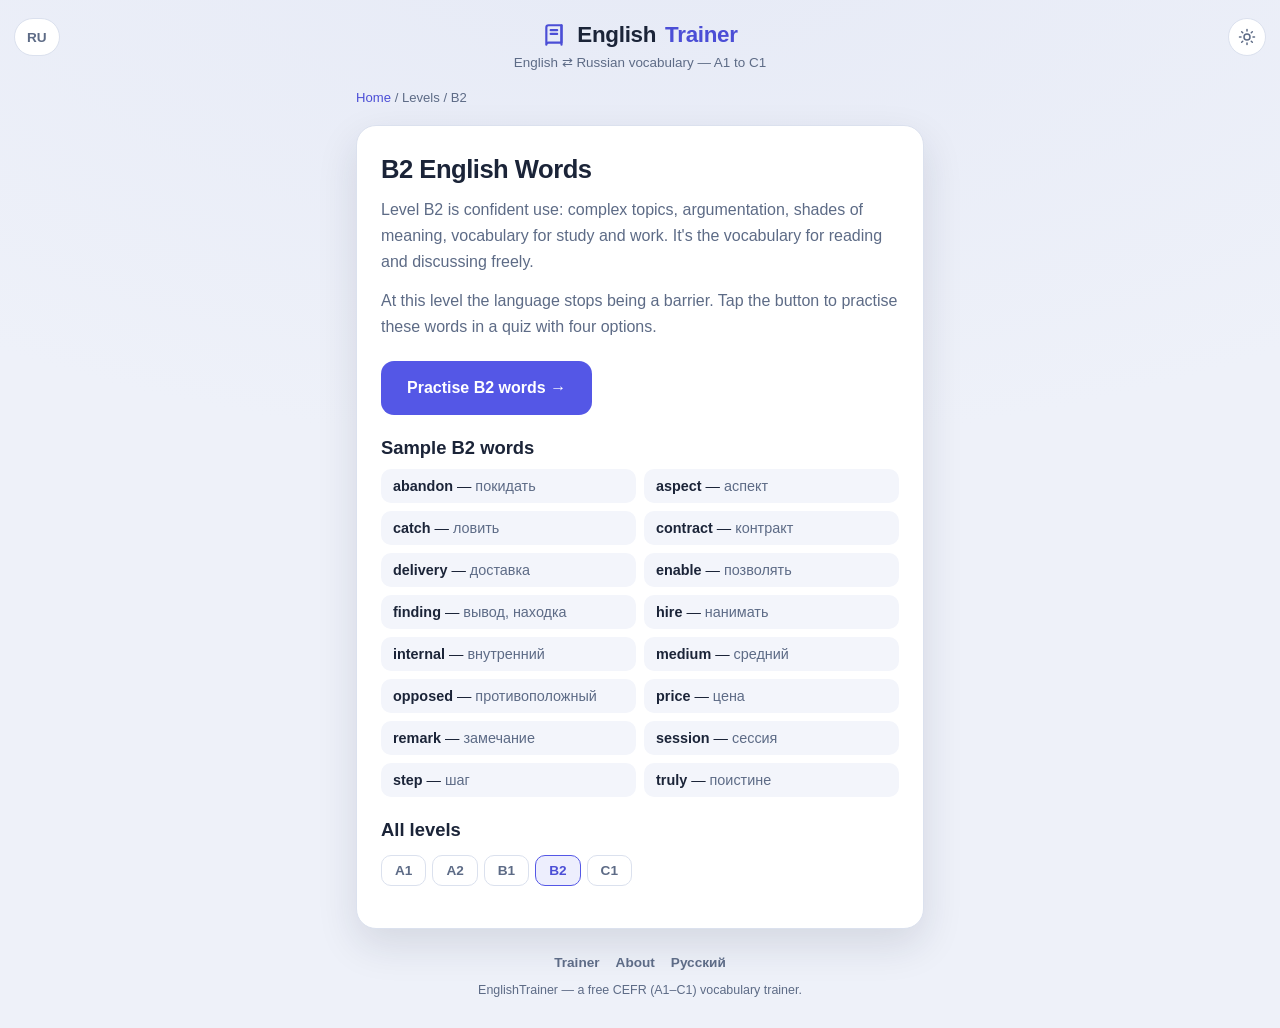
<file: en/level/b2/index.html>
<!DOCTYPE html>
<html lang="en">
<head>
  <meta charset="UTF-8" />
  <meta name="viewport" content="width=device-width, initial-scale=1.0, viewport-fit=cover" />
  <meta name="theme-color" content="#0b1020" />
  <title>B2 English Words — Vocabulary Trainer (CEFR)</title>
  <meta name="description" content="Learn B2 English words online for free: a word and 4 translation options. Sample B2 words, a level test and 10-word rounds." />
  <meta name="robots" content="index, follow" />
  <link rel="canonical" href="https://english-trenazher.ru/en/level/b2/" />
  <link rel="alternate" hreflang="en" href="https://english-trenazher.ru/en/level/b2/" />
  <link rel="alternate" hreflang="ru" href="https://english-trenazher.ru/ru/level/b2/" />
  <link rel="alternate" hreflang="x-default" href="https://english-trenazher.ru/ru/level/b2/" />
  <meta property="og:type" content="website" />
  <meta property="og:title" content="B2 English Words — Vocabulary Trainer (CEFR)" />
  <meta property="og:description" content="Learn B2 English words online for free: a word and 4 translation options. Sample B2 words, a level test and 10-word rounds." />
  <meta property="og:url" content="https://english-trenazher.ru/en/level/b2/" />
  <link rel="icon" href="data:image/svg+xml,<svg xmlns='http://www.w3.org/2000/svg' viewBox='0 0 32 32'><rect width='32' height='32' rx='7' fill='%236366f1'/><g fill='none' stroke='white' stroke-width='2.2' stroke-linecap='round' stroke-linejoin='round'><path d='M9 8h8a1.5 1.5 0 0 1 1.5 1.5V24H10.5A1.5 1.5 0 0 0 9 25.5z'/><path d='M18.5 9.5V24'/></g></svg>" />
  <script type="application/ld+json">
  { "@context": "https://schema.org", "@type": "BreadcrumbList", "itemListElement": [
    { "@type": "ListItem", "position": 1, "name": "Home", "item": "https://english-trenazher.ru/en/" },
    { "@type": "ListItem", "position": 2, "name": "Levels", "item": "https://english-trenazher.ru/en/level/a1/" },
    { "@type": "ListItem", "position": 3, "name": "B2", "item": "https://english-trenazher.ru/en/level/b2/" }
  ] }
  </script>
  <script type="application/ld+json">
  { "@context": "https://schema.org", "@type": "LearningResource", "name": "B2 English Words", "url": "https://english-trenazher.ru/en/level/b2/", "inLanguage": "en", "educationalLevel": "CEFR B2", "learningResourceType": "vocabulary quiz", "isAccessibleForFree": true }
  </script>
  <link rel="stylesheet" href="../../../css/style.css?v=5" />
  <script>
    (function () { try { var th = localStorage.getItem("EnglishTrainer_theme"); if (!th) { th = (window.matchMedia && window.matchMedia("(prefers-color-scheme: light)").matches) ? "light" : "dark"; } document.documentElement.setAttribute("data-theme", th); } catch (e) {} })();
  </script>
</head>
<body>
  <header class="app-header">
    <a class="lang-switch" href="../../../ru/level/b2/" hreflang="ru" aria-label="Переключиться на русский">RU</a>
    <button class="theme-btn" id="theme-btn" type="button" aria-label="theme"></button>
    <h1 class="logo"><svg class="mark" viewBox="0 0 24 24" fill="none" stroke="currentColor" stroke-width="2" stroke-linecap="round" stroke-linejoin="round"><path d="M4 5a2 2 0 0 1 2-2h12v16H6a2 2 0 0 0-2 2z"/><path d="M18 3v18"/><path d="M8 7.5h6M8 11h6"/></svg>English<span>Trainer</span></h1>
    <p class="tagline">English ⇄ Russian vocabulary — A1 to C1</p>
  </header>

  <main class="container">
    <nav class="breadcrumb" aria-label="breadcrumb">
      <a href="../../">Home</a> / Levels / B2
    </nav>

    <article class="prose">
      <h1>B2 English Words</h1>
      <p>Level B2 is confident use: complex topics, argumentation, shades of meaning, vocabulary for study and work. It's the vocabulary for reading and discussing freely.</p>
      <p>At this level the language stops being a barrier. Tap the button to practise these words in a quiz with four options.</p>

      <p><a class="cta-btn" href="../../?level=B2">Practise B2 words →</a></p>

      <h2>Sample B2 words</h2>
      <ul class="sample-list">
        <li><span class="en">abandon</span> — <span class="ru">покидать</span></li>
        <li><span class="en">aspect</span> — <span class="ru">аспект</span></li>
        <li><span class="en">catch</span> — <span class="ru">ловить</span></li>
        <li><span class="en">contract</span> — <span class="ru">контракт</span></li>
        <li><span class="en">delivery</span> — <span class="ru">доставка</span></li>
        <li><span class="en">enable</span> — <span class="ru">позволять</span></li>
        <li><span class="en">finding</span> — <span class="ru">вывод, находка</span></li>
        <li><span class="en">hire</span> — <span class="ru">нанимать</span></li>
        <li><span class="en">internal</span> — <span class="ru">внутренний</span></li>
        <li><span class="en">medium</span> — <span class="ru">средний</span></li>
        <li><span class="en">opposed</span> — <span class="ru">противоположный</span></li>
        <li><span class="en">price</span> — <span class="ru">цена</span></li>
        <li><span class="en">remark</span> — <span class="ru">замечание</span></li>
        <li><span class="en">session</span> — <span class="ru">сессия</span></li>
        <li><span class="en">step</span> — <span class="ru">шаг</span></li>
        <li><span class="en">truly</span> — <span class="ru">поистине</span></li>
      </ul>

      <h2>All levels</h2>
      <nav class="level-nav" aria-label="levels">
        <a href="../a1/">A1</a>
        <a href="../a2/">A2</a>
        <a href="../b1/">B1</a>
        <a href="../b2/" class="cur" aria-current="page">B2</a>
        <a href="../c1/">C1</a>
      </nav>
    </article>
  </main>

  <footer class="app-footer">
    <nav class="footer-nav" aria-label="footer">
      <a href="../../">Trainer</a>
      <a href="../../about/">About</a>
      <a href="../../../ru/level/b2/" hreflang="ru">Русский</a>
    </nav>
    <p class="footer-note">EnglishTrainer — a free CEFR (A1–C1) vocabulary trainer.</p>
  </footer>

  <script src="../../../js/theme.js?v=5"></script>
</body>
</html>
</file>
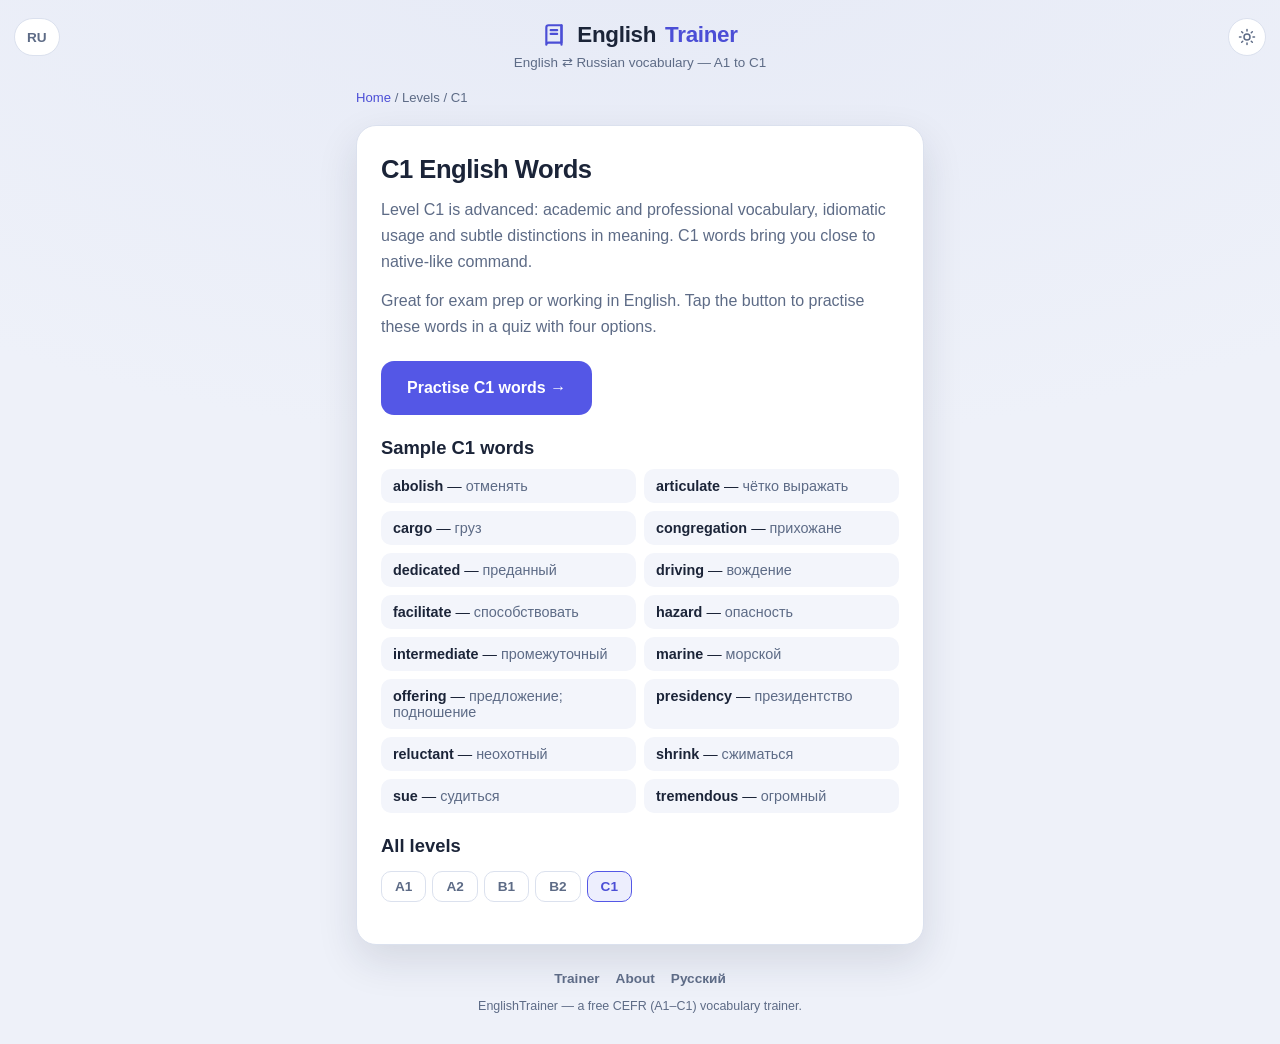
<file: en/level/c1/index.html>
<!DOCTYPE html>
<html lang="en">
<head>
  <meta charset="UTF-8" />
  <meta name="viewport" content="width=device-width, initial-scale=1.0, viewport-fit=cover" />
  <meta name="theme-color" content="#0b1020" />
  <title>C1 English Words — Vocabulary Trainer (CEFR)</title>
  <meta name="description" content="Learn C1 English words online for free: a word and 4 translation options. Sample C1 words, a level test and 10-word rounds." />
  <meta name="robots" content="index, follow" />
  <link rel="canonical" href="https://english-trenazher.ru/en/level/c1/" />
  <link rel="alternate" hreflang="en" href="https://english-trenazher.ru/en/level/c1/" />
  <link rel="alternate" hreflang="ru" href="https://english-trenazher.ru/ru/level/c1/" />
  <link rel="alternate" hreflang="x-default" href="https://english-trenazher.ru/ru/level/c1/" />
  <meta property="og:type" content="website" />
  <meta property="og:title" content="C1 English Words — Vocabulary Trainer (CEFR)" />
  <meta property="og:description" content="Learn C1 English words online for free: a word and 4 translation options. Sample C1 words, a level test and 10-word rounds." />
  <meta property="og:url" content="https://english-trenazher.ru/en/level/c1/" />
  <link rel="icon" href="data:image/svg+xml,<svg xmlns='http://www.w3.org/2000/svg' viewBox='0 0 32 32'><rect width='32' height='32' rx='7' fill='%236366f1'/><g fill='none' stroke='white' stroke-width='2.2' stroke-linecap='round' stroke-linejoin='round'><path d='M9 8h8a1.5 1.5 0 0 1 1.5 1.5V24H10.5A1.5 1.5 0 0 0 9 25.5z'/><path d='M18.5 9.5V24'/></g></svg>" />
  <script type="application/ld+json">
  { "@context": "https://schema.org", "@type": "BreadcrumbList", "itemListElement": [
    { "@type": "ListItem", "position": 1, "name": "Home", "item": "https://english-trenazher.ru/en/" },
    { "@type": "ListItem", "position": 2, "name": "Levels", "item": "https://english-trenazher.ru/en/level/a1/" },
    { "@type": "ListItem", "position": 3, "name": "C1", "item": "https://english-trenazher.ru/en/level/c1/" }
  ] }
  </script>
  <script type="application/ld+json">
  { "@context": "https://schema.org", "@type": "LearningResource", "name": "C1 English Words", "url": "https://english-trenazher.ru/en/level/c1/", "inLanguage": "en", "educationalLevel": "CEFR C1", "learningResourceType": "vocabulary quiz", "isAccessibleForFree": true }
  </script>
  <link rel="stylesheet" href="../../../css/style.css?v=5" />
  <script>
    (function () { try { var th = localStorage.getItem("EnglishTrainer_theme"); if (!th) { th = (window.matchMedia && window.matchMedia("(prefers-color-scheme: light)").matches) ? "light" : "dark"; } document.documentElement.setAttribute("data-theme", th); } catch (e) {} })();
  </script>
</head>
<body>
  <header class="app-header">
    <a class="lang-switch" href="../../../ru/level/c1/" hreflang="ru" aria-label="Переключиться на русский">RU</a>
    <button class="theme-btn" id="theme-btn" type="button" aria-label="theme"></button>
    <h1 class="logo"><svg class="mark" viewBox="0 0 24 24" fill="none" stroke="currentColor" stroke-width="2" stroke-linecap="round" stroke-linejoin="round"><path d="M4 5a2 2 0 0 1 2-2h12v16H6a2 2 0 0 0-2 2z"/><path d="M18 3v18"/><path d="M8 7.5h6M8 11h6"/></svg>English<span>Trainer</span></h1>
    <p class="tagline">English ⇄ Russian vocabulary — A1 to C1</p>
  </header>

  <main class="container">
    <nav class="breadcrumb" aria-label="breadcrumb">
      <a href="../../">Home</a> / Levels / C1
    </nav>

    <article class="prose">
      <h1>C1 English Words</h1>
      <p>Level C1 is advanced: academic and professional vocabulary, idiomatic usage and subtle distinctions in meaning. C1 words bring you close to native-like command.</p>
      <p>Great for exam prep or working in English. Tap the button to practise these words in a quiz with four options.</p>

      <p><a class="cta-btn" href="../../?level=C1">Practise C1 words →</a></p>

      <h2>Sample C1 words</h2>
      <ul class="sample-list">
        <li><span class="en">abolish</span> — <span class="ru">отменять</span></li>
        <li><span class="en">articulate</span> — <span class="ru">чётко выражать</span></li>
        <li><span class="en">cargo</span> — <span class="ru">груз</span></li>
        <li><span class="en">congregation</span> — <span class="ru">прихожане</span></li>
        <li><span class="en">dedicated</span> — <span class="ru">преданный</span></li>
        <li><span class="en">driving</span> — <span class="ru">вождение</span></li>
        <li><span class="en">facilitate</span> — <span class="ru">способствовать</span></li>
        <li><span class="en">hazard</span> — <span class="ru">опасность</span></li>
        <li><span class="en">intermediate</span> — <span class="ru">промежуточный</span></li>
        <li><span class="en">marine</span> — <span class="ru">морской</span></li>
        <li><span class="en">offering</span> — <span class="ru">предложение; подношение</span></li>
        <li><span class="en">presidency</span> — <span class="ru">президентство</span></li>
        <li><span class="en">reluctant</span> — <span class="ru">неохотный</span></li>
        <li><span class="en">shrink</span> — <span class="ru">сжиматься</span></li>
        <li><span class="en">sue</span> — <span class="ru">судиться</span></li>
        <li><span class="en">tremendous</span> — <span class="ru">огромный</span></li>
      </ul>

      <h2>All levels</h2>
      <nav class="level-nav" aria-label="levels">
        <a href="../a1/">A1</a>
        <a href="../a2/">A2</a>
        <a href="../b1/">B1</a>
        <a href="../b2/">B2</a>
        <a href="../c1/" class="cur" aria-current="page">C1</a>
      </nav>
    </article>
  </main>

  <footer class="app-footer">
    <nav class="footer-nav" aria-label="footer">
      <a href="../../">Trainer</a>
      <a href="../../about/">About</a>
      <a href="../../../ru/level/c1/" hreflang="ru">Русский</a>
    </nav>
    <p class="footer-note">EnglishTrainer — a free CEFR (A1–C1) vocabulary trainer.</p>
  </footer>

  <script src="../../../js/theme.js?v=5"></script>
</body>
</html>
</file>
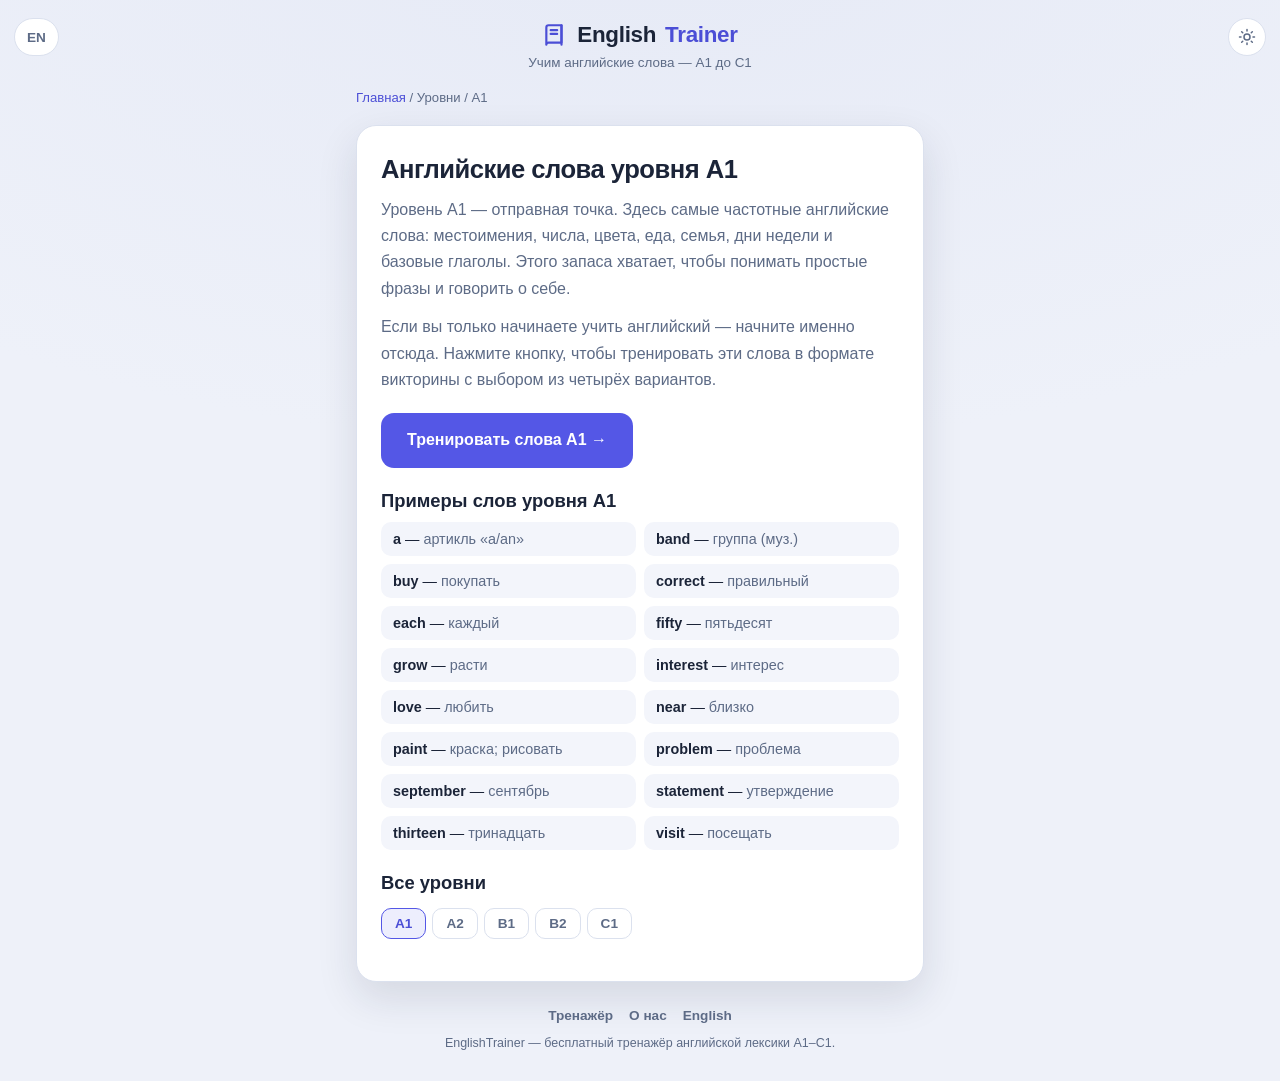
<file: ru/level/a1/index.html>
<!DOCTYPE html>
<html lang="ru">
<head>
  <meta charset="UTF-8" />
  <meta name="viewport" content="width=device-width, initial-scale=1.0, viewport-fit=cover" />
  <meta name="theme-color" content="#0b1020" />
  <title>Английские слова уровня A1 — тренажёр (CEFR)</title>
  <meta name="description" content="Учите английские слова уровня A1 онлайн бесплатно: слово и 4 варианта перевода. Примеры слов A1, тест уровня и раунды по 10 слов." />
  <meta name="robots" content="index, follow" />
  <link rel="canonical" href="https://english-trenazher.ru/ru/level/a1/" />
  <link rel="alternate" hreflang="ru" href="https://english-trenazher.ru/ru/level/a1/" />
  <link rel="alternate" hreflang="en" href="https://english-trenazher.ru/en/level/a1/" />
  <link rel="alternate" hreflang="x-default" href="https://english-trenazher.ru/ru/level/a1/" />
  <meta property="og:type" content="website" />
  <meta property="og:title" content="Английские слова уровня A1 — тренажёр (CEFR)" />
  <meta property="og:description" content="Учите английские слова уровня A1 онлайн бесплатно: слово и 4 варианта перевода. Примеры слов A1, тест уровня и раунды по 10 слов." />
  <meta property="og:url" content="https://english-trenazher.ru/ru/level/a1/" />
  <link rel="icon" href="data:image/svg+xml,<svg xmlns='http://www.w3.org/2000/svg' viewBox='0 0 32 32'><rect width='32' height='32' rx='7' fill='%236366f1'/><g fill='none' stroke='white' stroke-width='2.2' stroke-linecap='round' stroke-linejoin='round'><path d='M9 8h8a1.5 1.5 0 0 1 1.5 1.5V24H10.5A1.5 1.5 0 0 0 9 25.5z'/><path d='M18.5 9.5V24'/></g></svg>" />
  <script type="application/ld+json">
  { "@context": "https://schema.org", "@type": "BreadcrumbList", "itemListElement": [
    { "@type": "ListItem", "position": 1, "name": "Главная", "item": "https://english-trenazher.ru/ru/" },
    { "@type": "ListItem", "position": 2, "name": "Уровни", "item": "https://english-trenazher.ru/ru/level/a1/" },
    { "@type": "ListItem", "position": 3, "name": "A1", "item": "https://english-trenazher.ru/ru/level/a1/" }
  ] }
  </script>
  <script type="application/ld+json">
  { "@context": "https://schema.org", "@type": "LearningResource", "name": "Английские слова уровня A1", "url": "https://english-trenazher.ru/ru/level/a1/", "inLanguage": "ru", "educationalLevel": "CEFR A1", "learningResourceType": "vocabulary quiz", "isAccessibleForFree": true }
  </script>
  <link rel="stylesheet" href="../../../css/style.css?v=5" />
  <script>
    (function () { try { var th = localStorage.getItem("EnglishTrainer_theme"); if (!th) { th = (window.matchMedia && window.matchMedia("(prefers-color-scheme: light)").matches) ? "light" : "dark"; } document.documentElement.setAttribute("data-theme", th); } catch (e) {} })();
  </script>
</head>
<body>
  <header class="app-header">
    <a class="lang-switch" href="../../../en/level/a1/" hreflang="en" aria-label="Switch to English">EN</a>
    <button class="theme-btn" id="theme-btn" type="button" aria-label="theme"></button>
    <h1 class="logo"><svg class="mark" viewBox="0 0 24 24" fill="none" stroke="currentColor" stroke-width="2" stroke-linecap="round" stroke-linejoin="round"><path d="M4 5a2 2 0 0 1 2-2h12v16H6a2 2 0 0 0-2 2z"/><path d="M18 3v18"/><path d="M8 7.5h6M8 11h6"/></svg>English<span>Trainer</span></h1>
    <p class="tagline">Учим английские слова — A1 до C1</p>
  </header>

  <main class="container">
    <nav class="breadcrumb" aria-label="breadcrumb">
      <a href="../../">Главная</a> / Уровни / A1
    </nav>

    <article class="prose">
      <h1>Английские слова уровня A1</h1>
      <p>Уровень A1 — отправная точка. Здесь самые частотные английские слова: местоимения, числа, цвета, еда, семья, дни недели и базовые глаголы. Этого запаса хватает, чтобы понимать простые фразы и говорить о себе.</p>
      <p>Если вы только начинаете учить английский — начните именно отсюда. Нажмите кнопку, чтобы тренировать эти слова в формате викторины с выбором из четырёх вариантов.</p>

      <p><a class="cta-btn" href="../../?level=A1">Тренировать слова A1 →</a></p>

      <h2>Примеры слов уровня A1</h2>
      <ul class="sample-list">
        <li><span class="en">a</span> — <span class="ru">артикль «a/an»</span></li>
        <li><span class="en">band</span> — <span class="ru">группа (муз.)</span></li>
        <li><span class="en">buy</span> — <span class="ru">покупать</span></li>
        <li><span class="en">correct</span> — <span class="ru">правильный</span></li>
        <li><span class="en">each</span> — <span class="ru">каждый</span></li>
        <li><span class="en">fifty</span> — <span class="ru">пятьдесят</span></li>
        <li><span class="en">grow</span> — <span class="ru">расти</span></li>
        <li><span class="en">interest</span> — <span class="ru">интерес</span></li>
        <li><span class="en">love</span> — <span class="ru">любить</span></li>
        <li><span class="en">near</span> — <span class="ru">близко</span></li>
        <li><span class="en">paint</span> — <span class="ru">краска; рисовать</span></li>
        <li><span class="en">problem</span> — <span class="ru">проблема</span></li>
        <li><span class="en">september</span> — <span class="ru">сентябрь</span></li>
        <li><span class="en">statement</span> — <span class="ru">утверждение</span></li>
        <li><span class="en">thirteen</span> — <span class="ru">тринадцать</span></li>
        <li><span class="en">visit</span> — <span class="ru">посещать</span></li>
      </ul>

      <h2>Все уровни</h2>
      <nav class="level-nav" aria-label="levels">
        <a href="../a1/" class="cur" aria-current="page">A1</a>
        <a href="../a2/">A2</a>
        <a href="../b1/">B1</a>
        <a href="../b2/">B2</a>
        <a href="../c1/">C1</a>
      </nav>
    </article>
  </main>

  <footer class="app-footer">
    <nav class="footer-nav" aria-label="footer">
      <a href="../../">Тренажёр</a>
      <a href="../../about/">О нас</a>
      <a href="../../../en/level/a1/" hreflang="en">English</a>
    </nav>
    <p class="footer-note">EnglishTrainer — бесплатный тренажёр английской лексики A1–C1.</p>
  </footer>

  <script src="../../../js/theme.js?v=5"></script>
</body>
</html>
</file>
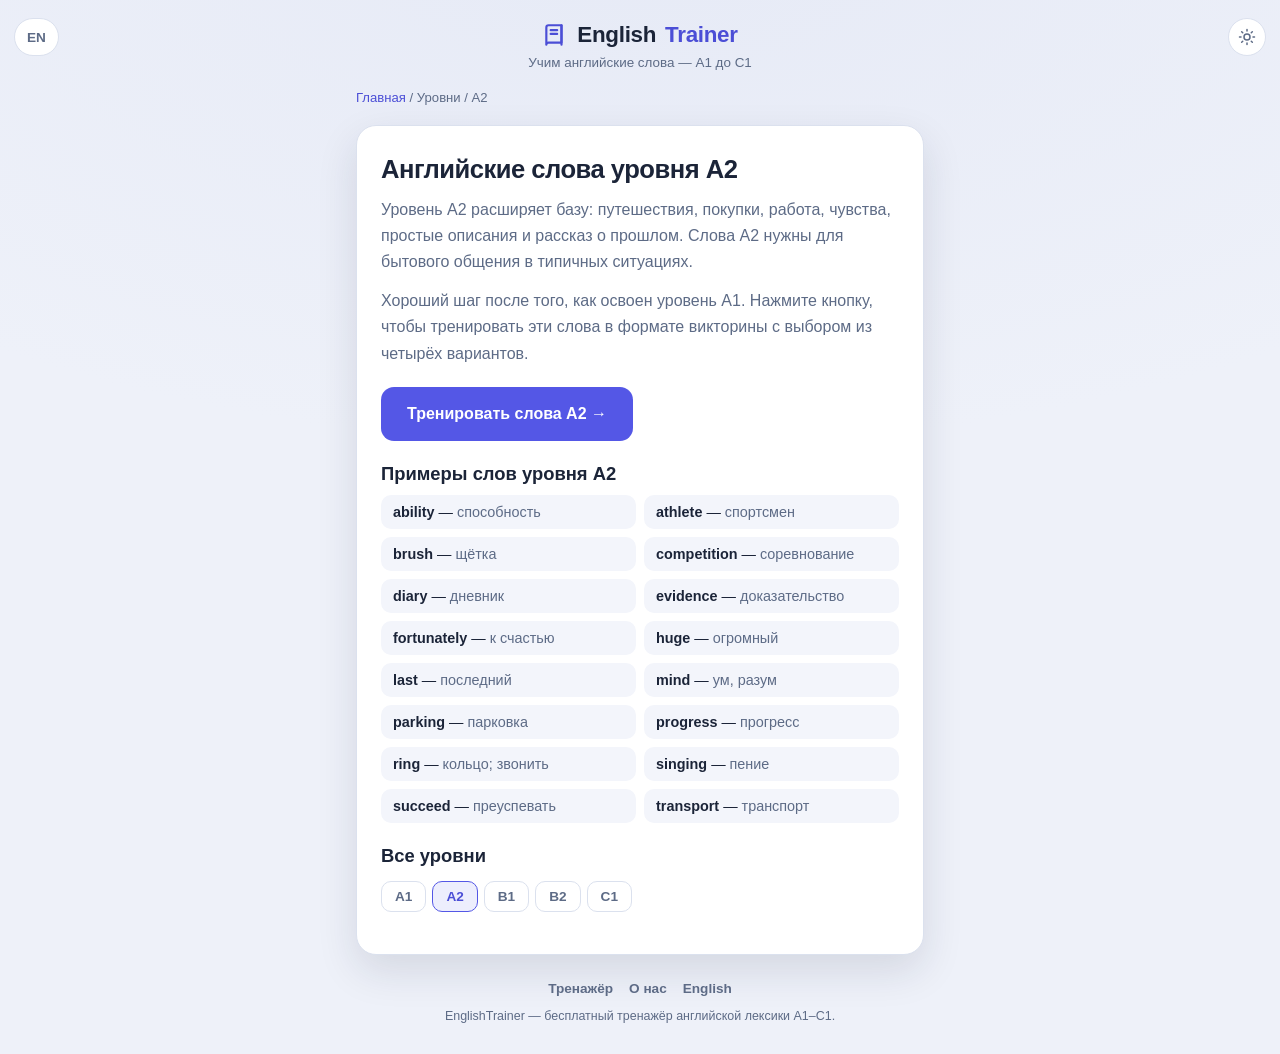
<file: ru/level/a2/index.html>
<!DOCTYPE html>
<html lang="ru">
<head>
  <meta charset="UTF-8" />
  <meta name="viewport" content="width=device-width, initial-scale=1.0, viewport-fit=cover" />
  <meta name="theme-color" content="#0b1020" />
  <title>Английские слова уровня A2 — тренажёр (CEFR)</title>
  <meta name="description" content="Учите английские слова уровня A2 онлайн бесплатно: слово и 4 варианта перевода. Примеры слов A2, тест уровня и раунды по 10 слов." />
  <meta name="robots" content="index, follow" />
  <link rel="canonical" href="https://english-trenazher.ru/ru/level/a2/" />
  <link rel="alternate" hreflang="ru" href="https://english-trenazher.ru/ru/level/a2/" />
  <link rel="alternate" hreflang="en" href="https://english-trenazher.ru/en/level/a2/" />
  <link rel="alternate" hreflang="x-default" href="https://english-trenazher.ru/ru/level/a2/" />
  <meta property="og:type" content="website" />
  <meta property="og:title" content="Английские слова уровня A2 — тренажёр (CEFR)" />
  <meta property="og:description" content="Учите английские слова уровня A2 онлайн бесплатно: слово и 4 варианта перевода. Примеры слов A2, тест уровня и раунды по 10 слов." />
  <meta property="og:url" content="https://english-trenazher.ru/ru/level/a2/" />
  <link rel="icon" href="data:image/svg+xml,<svg xmlns='http://www.w3.org/2000/svg' viewBox='0 0 32 32'><rect width='32' height='32' rx='7' fill='%236366f1'/><g fill='none' stroke='white' stroke-width='2.2' stroke-linecap='round' stroke-linejoin='round'><path d='M9 8h8a1.5 1.5 0 0 1 1.5 1.5V24H10.5A1.5 1.5 0 0 0 9 25.5z'/><path d='M18.5 9.5V24'/></g></svg>" />
  <script type="application/ld+json">
  { "@context": "https://schema.org", "@type": "BreadcrumbList", "itemListElement": [
    { "@type": "ListItem", "position": 1, "name": "Главная", "item": "https://english-trenazher.ru/ru/" },
    { "@type": "ListItem", "position": 2, "name": "Уровни", "item": "https://english-trenazher.ru/ru/level/a1/" },
    { "@type": "ListItem", "position": 3, "name": "A2", "item": "https://english-trenazher.ru/ru/level/a2/" }
  ] }
  </script>
  <script type="application/ld+json">
  { "@context": "https://schema.org", "@type": "LearningResource", "name": "Английские слова уровня A2", "url": "https://english-trenazher.ru/ru/level/a2/", "inLanguage": "ru", "educationalLevel": "CEFR A2", "learningResourceType": "vocabulary quiz", "isAccessibleForFree": true }
  </script>
  <link rel="stylesheet" href="../../../css/style.css?v=5" />
  <script>
    (function () { try { var th = localStorage.getItem("EnglishTrainer_theme"); if (!th) { th = (window.matchMedia && window.matchMedia("(prefers-color-scheme: light)").matches) ? "light" : "dark"; } document.documentElement.setAttribute("data-theme", th); } catch (e) {} })();
  </script>
</head>
<body>
  <header class="app-header">
    <a class="lang-switch" href="../../../en/level/a2/" hreflang="en" aria-label="Switch to English">EN</a>
    <button class="theme-btn" id="theme-btn" type="button" aria-label="theme"></button>
    <h1 class="logo"><svg class="mark" viewBox="0 0 24 24" fill="none" stroke="currentColor" stroke-width="2" stroke-linecap="round" stroke-linejoin="round"><path d="M4 5a2 2 0 0 1 2-2h12v16H6a2 2 0 0 0-2 2z"/><path d="M18 3v18"/><path d="M8 7.5h6M8 11h6"/></svg>English<span>Trainer</span></h1>
    <p class="tagline">Учим английские слова — A1 до C1</p>
  </header>

  <main class="container">
    <nav class="breadcrumb" aria-label="breadcrumb">
      <a href="../../">Главная</a> / Уровни / A2
    </nav>

    <article class="prose">
      <h1>Английские слова уровня A2</h1>
      <p>Уровень A2 расширяет базу: путешествия, покупки, работа, чувства, простые описания и рассказ о прошлом. Слова A2 нужны для бытового общения в типичных ситуациях.</p>
      <p>Хороший шаг после того, как освоен уровень A1. Нажмите кнопку, чтобы тренировать эти слова в формате викторины с выбором из четырёх вариантов.</p>

      <p><a class="cta-btn" href="../../?level=A2">Тренировать слова A2 →</a></p>

      <h2>Примеры слов уровня A2</h2>
      <ul class="sample-list">
        <li><span class="en">ability</span> — <span class="ru">способность</span></li>
        <li><span class="en">athlete</span> — <span class="ru">спортсмен</span></li>
        <li><span class="en">brush</span> — <span class="ru">щётка</span></li>
        <li><span class="en">competition</span> — <span class="ru">соревнование</span></li>
        <li><span class="en">diary</span> — <span class="ru">дневник</span></li>
        <li><span class="en">evidence</span> — <span class="ru">доказательство</span></li>
        <li><span class="en">fortunately</span> — <span class="ru">к счастью</span></li>
        <li><span class="en">huge</span> — <span class="ru">огромный</span></li>
        <li><span class="en">last</span> — <span class="ru">последний</span></li>
        <li><span class="en">mind</span> — <span class="ru">ум, разум</span></li>
        <li><span class="en">parking</span> — <span class="ru">парковка</span></li>
        <li><span class="en">progress</span> — <span class="ru">прогресс</span></li>
        <li><span class="en">ring</span> — <span class="ru">кольцо; звонить</span></li>
        <li><span class="en">singing</span> — <span class="ru">пение</span></li>
        <li><span class="en">succeed</span> — <span class="ru">преуспевать</span></li>
        <li><span class="en">transport</span> — <span class="ru">транспорт</span></li>
      </ul>

      <h2>Все уровни</h2>
      <nav class="level-nav" aria-label="levels">
        <a href="../a1/">A1</a>
        <a href="../a2/" class="cur" aria-current="page">A2</a>
        <a href="../b1/">B1</a>
        <a href="../b2/">B2</a>
        <a href="../c1/">C1</a>
      </nav>
    </article>
  </main>

  <footer class="app-footer">
    <nav class="footer-nav" aria-label="footer">
      <a href="../../">Тренажёр</a>
      <a href="../../about/">О нас</a>
      <a href="../../../en/level/a2/" hreflang="en">English</a>
    </nav>
    <p class="footer-note">EnglishTrainer — бесплатный тренажёр английской лексики A1–C1.</p>
  </footer>

  <script src="../../../js/theme.js?v=5"></script>
</body>
</html>
</file>
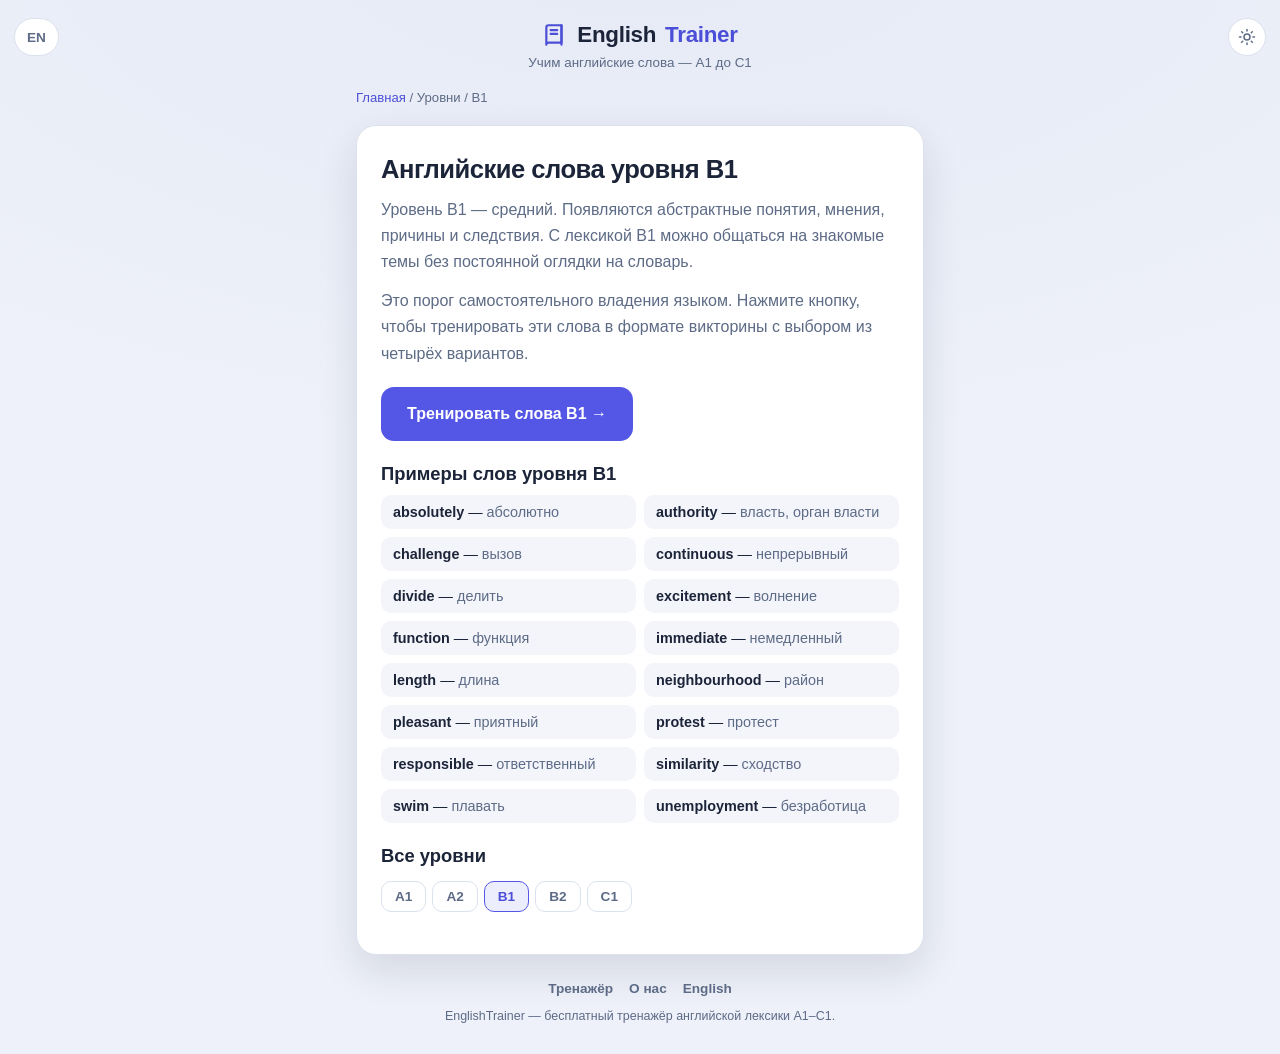
<file: ru/level/b1/index.html>
<!DOCTYPE html>
<html lang="ru">
<head>
  <meta charset="UTF-8" />
  <meta name="viewport" content="width=device-width, initial-scale=1.0, viewport-fit=cover" />
  <meta name="theme-color" content="#0b1020" />
  <title>Английские слова уровня B1 — тренажёр (CEFR)</title>
  <meta name="description" content="Учите английские слова уровня B1 онлайн бесплатно: слово и 4 варианта перевода. Примеры слов B1, тест уровня и раунды по 10 слов." />
  <meta name="robots" content="index, follow" />
  <link rel="canonical" href="https://english-trenazher.ru/ru/level/b1/" />
  <link rel="alternate" hreflang="ru" href="https://english-trenazher.ru/ru/level/b1/" />
  <link rel="alternate" hreflang="en" href="https://english-trenazher.ru/en/level/b1/" />
  <link rel="alternate" hreflang="x-default" href="https://english-trenazher.ru/ru/level/b1/" />
  <meta property="og:type" content="website" />
  <meta property="og:title" content="Английские слова уровня B1 — тренажёр (CEFR)" />
  <meta property="og:description" content="Учите английские слова уровня B1 онлайн бесплатно: слово и 4 варианта перевода. Примеры слов B1, тест уровня и раунды по 10 слов." />
  <meta property="og:url" content="https://english-trenazher.ru/ru/level/b1/" />
  <link rel="icon" href="data:image/svg+xml,<svg xmlns='http://www.w3.org/2000/svg' viewBox='0 0 32 32'><rect width='32' height='32' rx='7' fill='%236366f1'/><g fill='none' stroke='white' stroke-width='2.2' stroke-linecap='round' stroke-linejoin='round'><path d='M9 8h8a1.5 1.5 0 0 1 1.5 1.5V24H10.5A1.5 1.5 0 0 0 9 25.5z'/><path d='M18.5 9.5V24'/></g></svg>" />
  <script type="application/ld+json">
  { "@context": "https://schema.org", "@type": "BreadcrumbList", "itemListElement": [
    { "@type": "ListItem", "position": 1, "name": "Главная", "item": "https://english-trenazher.ru/ru/" },
    { "@type": "ListItem", "position": 2, "name": "Уровни", "item": "https://english-trenazher.ru/ru/level/a1/" },
    { "@type": "ListItem", "position": 3, "name": "B1", "item": "https://english-trenazher.ru/ru/level/b1/" }
  ] }
  </script>
  <script type="application/ld+json">
  { "@context": "https://schema.org", "@type": "LearningResource", "name": "Английские слова уровня B1", "url": "https://english-trenazher.ru/ru/level/b1/", "inLanguage": "ru", "educationalLevel": "CEFR B1", "learningResourceType": "vocabulary quiz", "isAccessibleForFree": true }
  </script>
  <link rel="stylesheet" href="../../../css/style.css?v=5" />
  <script>
    (function () { try { var th = localStorage.getItem("EnglishTrainer_theme"); if (!th) { th = (window.matchMedia && window.matchMedia("(prefers-color-scheme: light)").matches) ? "light" : "dark"; } document.documentElement.setAttribute("data-theme", th); } catch (e) {} })();
  </script>
</head>
<body>
  <header class="app-header">
    <a class="lang-switch" href="../../../en/level/b1/" hreflang="en" aria-label="Switch to English">EN</a>
    <button class="theme-btn" id="theme-btn" type="button" aria-label="theme"></button>
    <h1 class="logo"><svg class="mark" viewBox="0 0 24 24" fill="none" stroke="currentColor" stroke-width="2" stroke-linecap="round" stroke-linejoin="round"><path d="M4 5a2 2 0 0 1 2-2h12v16H6a2 2 0 0 0-2 2z"/><path d="M18 3v18"/><path d="M8 7.5h6M8 11h6"/></svg>English<span>Trainer</span></h1>
    <p class="tagline">Учим английские слова — A1 до C1</p>
  </header>

  <main class="container">
    <nav class="breadcrumb" aria-label="breadcrumb">
      <a href="../../">Главная</a> / Уровни / B1
    </nav>

    <article class="prose">
      <h1>Английские слова уровня B1</h1>
      <p>Уровень B1 — средний. Появляются абстрактные понятия, мнения, причины и следствия. С лексикой B1 можно общаться на знакомые темы без постоянной оглядки на словарь.</p>
      <p>Это порог самостоятельного владения языком. Нажмите кнопку, чтобы тренировать эти слова в формате викторины с выбором из четырёх вариантов.</p>

      <p><a class="cta-btn" href="../../?level=B1">Тренировать слова B1 →</a></p>

      <h2>Примеры слов уровня B1</h2>
      <ul class="sample-list">
        <li><span class="en">absolutely</span> — <span class="ru">абсолютно</span></li>
        <li><span class="en">authority</span> — <span class="ru">власть, орган власти</span></li>
        <li><span class="en">challenge</span> — <span class="ru">вызов</span></li>
        <li><span class="en">continuous</span> — <span class="ru">непрерывный</span></li>
        <li><span class="en">divide</span> — <span class="ru">делить</span></li>
        <li><span class="en">excitement</span> — <span class="ru">волнение</span></li>
        <li><span class="en">function</span> — <span class="ru">функция</span></li>
        <li><span class="en">immediate</span> — <span class="ru">немедленный</span></li>
        <li><span class="en">length</span> — <span class="ru">длина</span></li>
        <li><span class="en">neighbourhood</span> — <span class="ru">район</span></li>
        <li><span class="en">pleasant</span> — <span class="ru">приятный</span></li>
        <li><span class="en">protest</span> — <span class="ru">протест</span></li>
        <li><span class="en">responsible</span> — <span class="ru">ответственный</span></li>
        <li><span class="en">similarity</span> — <span class="ru">сходство</span></li>
        <li><span class="en">swim</span> — <span class="ru">плавать</span></li>
        <li><span class="en">unemployment</span> — <span class="ru">безработица</span></li>
      </ul>

      <h2>Все уровни</h2>
      <nav class="level-nav" aria-label="levels">
        <a href="../a1/">A1</a>
        <a href="../a2/">A2</a>
        <a href="../b1/" class="cur" aria-current="page">B1</a>
        <a href="../b2/">B2</a>
        <a href="../c1/">C1</a>
      </nav>
    </article>
  </main>

  <footer class="app-footer">
    <nav class="footer-nav" aria-label="footer">
      <a href="../../">Тренажёр</a>
      <a href="../../about/">О нас</a>
      <a href="../../../en/level/b1/" hreflang="en">English</a>
    </nav>
    <p class="footer-note">EnglishTrainer — бесплатный тренажёр английской лексики A1–C1.</p>
  </footer>

  <script src="../../../js/theme.js?v=5"></script>
</body>
</html>
</file>
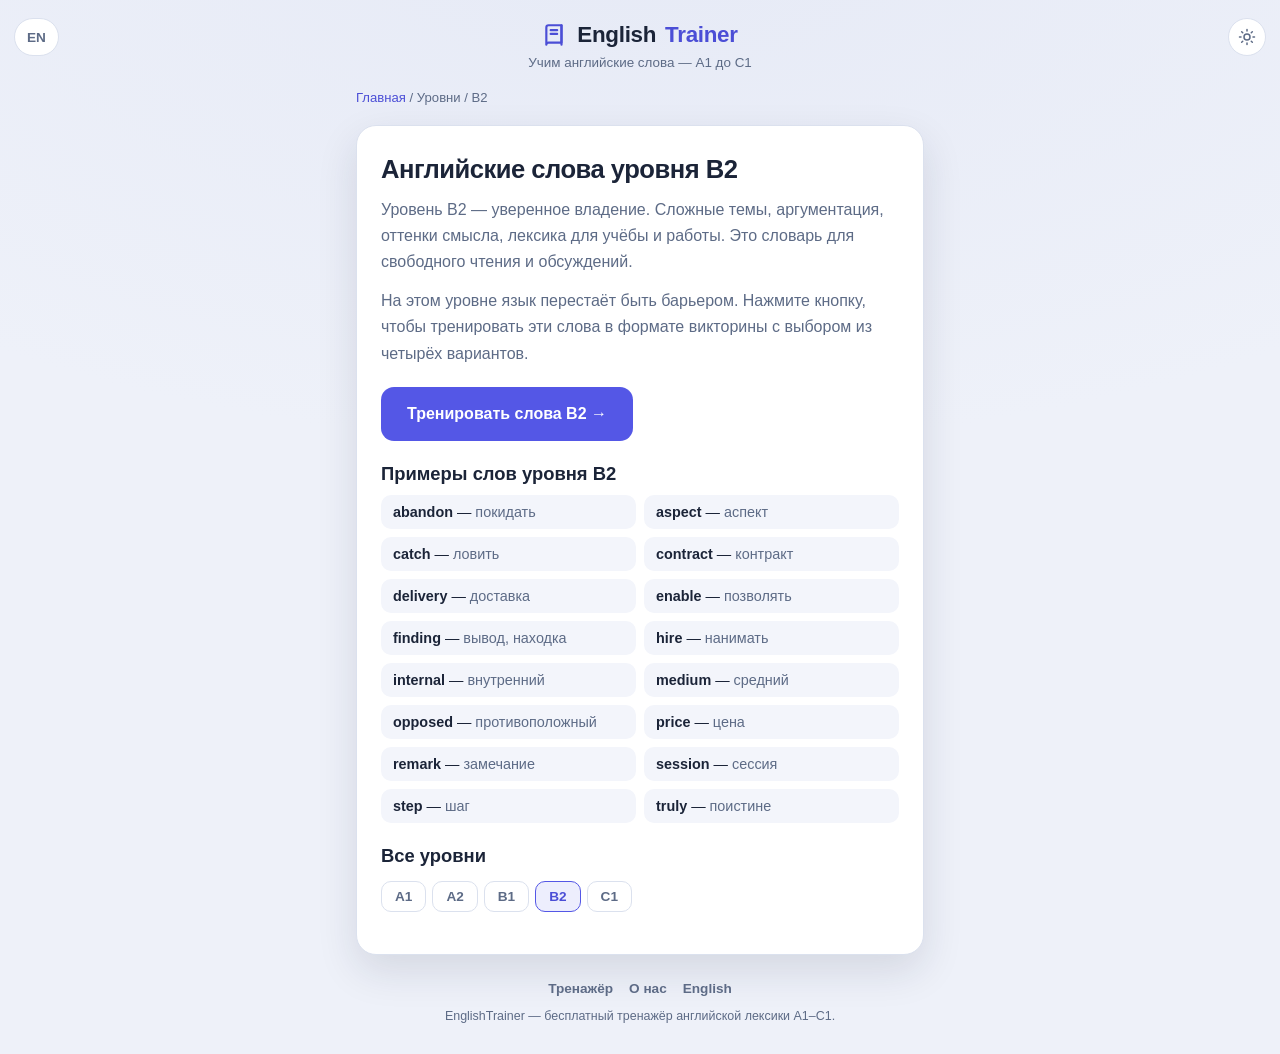
<file: ru/level/b2/index.html>
<!DOCTYPE html>
<html lang="ru">
<head>
  <meta charset="UTF-8" />
  <meta name="viewport" content="width=device-width, initial-scale=1.0, viewport-fit=cover" />
  <meta name="theme-color" content="#0b1020" />
  <title>Английские слова уровня B2 — тренажёр (CEFR)</title>
  <meta name="description" content="Учите английские слова уровня B2 онлайн бесплатно: слово и 4 варианта перевода. Примеры слов B2, тест уровня и раунды по 10 слов." />
  <meta name="robots" content="index, follow" />
  <link rel="canonical" href="https://english-trenazher.ru/ru/level/b2/" />
  <link rel="alternate" hreflang="ru" href="https://english-trenazher.ru/ru/level/b2/" />
  <link rel="alternate" hreflang="en" href="https://english-trenazher.ru/en/level/b2/" />
  <link rel="alternate" hreflang="x-default" href="https://english-trenazher.ru/ru/level/b2/" />
  <meta property="og:type" content="website" />
  <meta property="og:title" content="Английские слова уровня B2 — тренажёр (CEFR)" />
  <meta property="og:description" content="Учите английские слова уровня B2 онлайн бесплатно: слово и 4 варианта перевода. Примеры слов B2, тест уровня и раунды по 10 слов." />
  <meta property="og:url" content="https://english-trenazher.ru/ru/level/b2/" />
  <link rel="icon" href="data:image/svg+xml,<svg xmlns='http://www.w3.org/2000/svg' viewBox='0 0 32 32'><rect width='32' height='32' rx='7' fill='%236366f1'/><g fill='none' stroke='white' stroke-width='2.2' stroke-linecap='round' stroke-linejoin='round'><path d='M9 8h8a1.5 1.5 0 0 1 1.5 1.5V24H10.5A1.5 1.5 0 0 0 9 25.5z'/><path d='M18.5 9.5V24'/></g></svg>" />
  <script type="application/ld+json">
  { "@context": "https://schema.org", "@type": "BreadcrumbList", "itemListElement": [
    { "@type": "ListItem", "position": 1, "name": "Главная", "item": "https://english-trenazher.ru/ru/" },
    { "@type": "ListItem", "position": 2, "name": "Уровни", "item": "https://english-trenazher.ru/ru/level/a1/" },
    { "@type": "ListItem", "position": 3, "name": "B2", "item": "https://english-trenazher.ru/ru/level/b2/" }
  ] }
  </script>
  <script type="application/ld+json">
  { "@context": "https://schema.org", "@type": "LearningResource", "name": "Английские слова уровня B2", "url": "https://english-trenazher.ru/ru/level/b2/", "inLanguage": "ru", "educationalLevel": "CEFR B2", "learningResourceType": "vocabulary quiz", "isAccessibleForFree": true }
  </script>
  <link rel="stylesheet" href="../../../css/style.css?v=5" />
  <script>
    (function () { try { var th = localStorage.getItem("EnglishTrainer_theme"); if (!th) { th = (window.matchMedia && window.matchMedia("(prefers-color-scheme: light)").matches) ? "light" : "dark"; } document.documentElement.setAttribute("data-theme", th); } catch (e) {} })();
  </script>
</head>
<body>
  <header class="app-header">
    <a class="lang-switch" href="../../../en/level/b2/" hreflang="en" aria-label="Switch to English">EN</a>
    <button class="theme-btn" id="theme-btn" type="button" aria-label="theme"></button>
    <h1 class="logo"><svg class="mark" viewBox="0 0 24 24" fill="none" stroke="currentColor" stroke-width="2" stroke-linecap="round" stroke-linejoin="round"><path d="M4 5a2 2 0 0 1 2-2h12v16H6a2 2 0 0 0-2 2z"/><path d="M18 3v18"/><path d="M8 7.5h6M8 11h6"/></svg>English<span>Trainer</span></h1>
    <p class="tagline">Учим английские слова — A1 до C1</p>
  </header>

  <main class="container">
    <nav class="breadcrumb" aria-label="breadcrumb">
      <a href="../../">Главная</a> / Уровни / B2
    </nav>

    <article class="prose">
      <h1>Английские слова уровня B2</h1>
      <p>Уровень B2 — уверенное владение. Сложные темы, аргументация, оттенки смысла, лексика для учёбы и работы. Это словарь для свободного чтения и обсуждений.</p>
      <p>На этом уровне язык перестаёт быть барьером. Нажмите кнопку, чтобы тренировать эти слова в формате викторины с выбором из четырёх вариантов.</p>

      <p><a class="cta-btn" href="../../?level=B2">Тренировать слова B2 →</a></p>

      <h2>Примеры слов уровня B2</h2>
      <ul class="sample-list">
        <li><span class="en">abandon</span> — <span class="ru">покидать</span></li>
        <li><span class="en">aspect</span> — <span class="ru">аспект</span></li>
        <li><span class="en">catch</span> — <span class="ru">ловить</span></li>
        <li><span class="en">contract</span> — <span class="ru">контракт</span></li>
        <li><span class="en">delivery</span> — <span class="ru">доставка</span></li>
        <li><span class="en">enable</span> — <span class="ru">позволять</span></li>
        <li><span class="en">finding</span> — <span class="ru">вывод, находка</span></li>
        <li><span class="en">hire</span> — <span class="ru">нанимать</span></li>
        <li><span class="en">internal</span> — <span class="ru">внутренний</span></li>
        <li><span class="en">medium</span> — <span class="ru">средний</span></li>
        <li><span class="en">opposed</span> — <span class="ru">противоположный</span></li>
        <li><span class="en">price</span> — <span class="ru">цена</span></li>
        <li><span class="en">remark</span> — <span class="ru">замечание</span></li>
        <li><span class="en">session</span> — <span class="ru">сессия</span></li>
        <li><span class="en">step</span> — <span class="ru">шаг</span></li>
        <li><span class="en">truly</span> — <span class="ru">поистине</span></li>
      </ul>

      <h2>Все уровни</h2>
      <nav class="level-nav" aria-label="levels">
        <a href="../a1/">A1</a>
        <a href="../a2/">A2</a>
        <a href="../b1/">B1</a>
        <a href="../b2/" class="cur" aria-current="page">B2</a>
        <a href="../c1/">C1</a>
      </nav>
    </article>
  </main>

  <footer class="app-footer">
    <nav class="footer-nav" aria-label="footer">
      <a href="../../">Тренажёр</a>
      <a href="../../about/">О нас</a>
      <a href="../../../en/level/b2/" hreflang="en">English</a>
    </nav>
    <p class="footer-note">EnglishTrainer — бесплатный тренажёр английской лексики A1–C1.</p>
  </footer>

  <script src="../../../js/theme.js?v=5"></script>
</body>
</html>
</file>
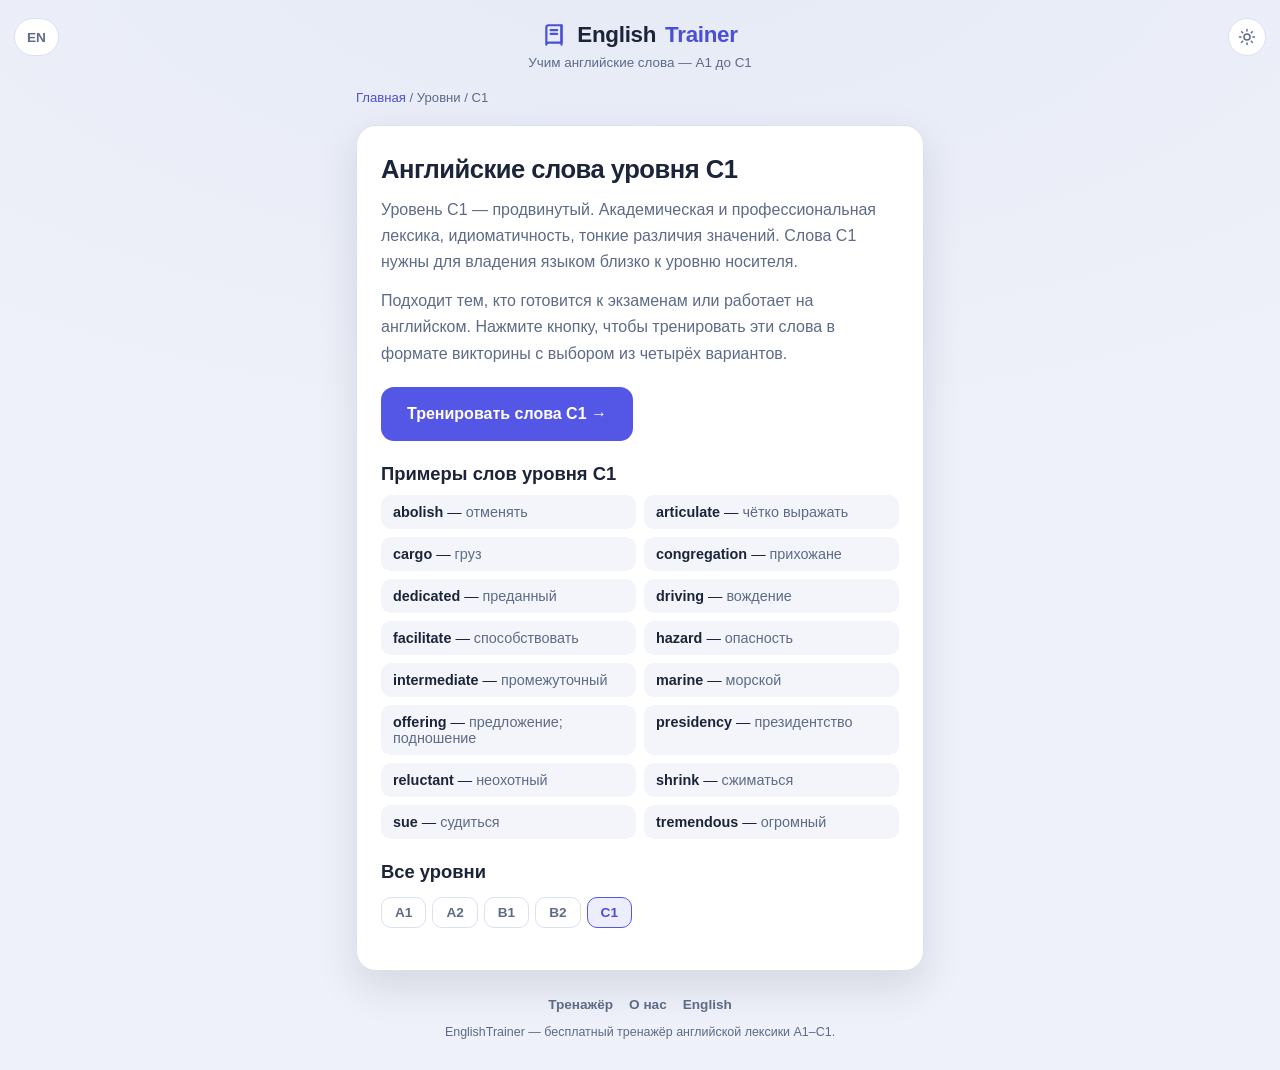
<file: ru/level/c1/index.html>
<!DOCTYPE html>
<html lang="ru">
<head>
  <meta charset="UTF-8" />
  <meta name="viewport" content="width=device-width, initial-scale=1.0, viewport-fit=cover" />
  <meta name="theme-color" content="#0b1020" />
  <title>Английские слова уровня C1 — тренажёр (CEFR)</title>
  <meta name="description" content="Учите английские слова уровня C1 онлайн бесплатно: слово и 4 варианта перевода. Примеры слов C1, тест уровня и раунды по 10 слов." />
  <meta name="robots" content="index, follow" />
  <link rel="canonical" href="https://english-trenazher.ru/ru/level/c1/" />
  <link rel="alternate" hreflang="ru" href="https://english-trenazher.ru/ru/level/c1/" />
  <link rel="alternate" hreflang="en" href="https://english-trenazher.ru/en/level/c1/" />
  <link rel="alternate" hreflang="x-default" href="https://english-trenazher.ru/ru/level/c1/" />
  <meta property="og:type" content="website" />
  <meta property="og:title" content="Английские слова уровня C1 — тренажёр (CEFR)" />
  <meta property="og:description" content="Учите английские слова уровня C1 онлайн бесплатно: слово и 4 варианта перевода. Примеры слов C1, тест уровня и раунды по 10 слов." />
  <meta property="og:url" content="https://english-trenazher.ru/ru/level/c1/" />
  <link rel="icon" href="data:image/svg+xml,<svg xmlns='http://www.w3.org/2000/svg' viewBox='0 0 32 32'><rect width='32' height='32' rx='7' fill='%236366f1'/><g fill='none' stroke='white' stroke-width='2.2' stroke-linecap='round' stroke-linejoin='round'><path d='M9 8h8a1.5 1.5 0 0 1 1.5 1.5V24H10.5A1.5 1.5 0 0 0 9 25.5z'/><path d='M18.5 9.5V24'/></g></svg>" />
  <script type="application/ld+json">
  { "@context": "https://schema.org", "@type": "BreadcrumbList", "itemListElement": [
    { "@type": "ListItem", "position": 1, "name": "Главная", "item": "https://english-trenazher.ru/ru/" },
    { "@type": "ListItem", "position": 2, "name": "Уровни", "item": "https://english-trenazher.ru/ru/level/a1/" },
    { "@type": "ListItem", "position": 3, "name": "C1", "item": "https://english-trenazher.ru/ru/level/c1/" }
  ] }
  </script>
  <script type="application/ld+json">
  { "@context": "https://schema.org", "@type": "LearningResource", "name": "Английские слова уровня C1", "url": "https://english-trenazher.ru/ru/level/c1/", "inLanguage": "ru", "educationalLevel": "CEFR C1", "learningResourceType": "vocabulary quiz", "isAccessibleForFree": true }
  </script>
  <link rel="stylesheet" href="../../../css/style.css?v=5" />
  <script>
    (function () { try { var th = localStorage.getItem("EnglishTrainer_theme"); if (!th) { th = (window.matchMedia && window.matchMedia("(prefers-color-scheme: light)").matches) ? "light" : "dark"; } document.documentElement.setAttribute("data-theme", th); } catch (e) {} })();
  </script>
</head>
<body>
  <header class="app-header">
    <a class="lang-switch" href="../../../en/level/c1/" hreflang="en" aria-label="Switch to English">EN</a>
    <button class="theme-btn" id="theme-btn" type="button" aria-label="theme"></button>
    <h1 class="logo"><svg class="mark" viewBox="0 0 24 24" fill="none" stroke="currentColor" stroke-width="2" stroke-linecap="round" stroke-linejoin="round"><path d="M4 5a2 2 0 0 1 2-2h12v16H6a2 2 0 0 0-2 2z"/><path d="M18 3v18"/><path d="M8 7.5h6M8 11h6"/></svg>English<span>Trainer</span></h1>
    <p class="tagline">Учим английские слова — A1 до C1</p>
  </header>

  <main class="container">
    <nav class="breadcrumb" aria-label="breadcrumb">
      <a href="../../">Главная</a> / Уровни / C1
    </nav>

    <article class="prose">
      <h1>Английские слова уровня C1</h1>
      <p>Уровень C1 — продвинутый. Академическая и профессиональная лексика, идиоматичность, тонкие различия значений. Слова C1 нужны для владения языком близко к уровню носителя.</p>
      <p>Подходит тем, кто готовится к экзаменам или работает на английском. Нажмите кнопку, чтобы тренировать эти слова в формате викторины с выбором из четырёх вариантов.</p>

      <p><a class="cta-btn" href="../../?level=C1">Тренировать слова C1 →</a></p>

      <h2>Примеры слов уровня C1</h2>
      <ul class="sample-list">
        <li><span class="en">abolish</span> — <span class="ru">отменять</span></li>
        <li><span class="en">articulate</span> — <span class="ru">чётко выражать</span></li>
        <li><span class="en">cargo</span> — <span class="ru">груз</span></li>
        <li><span class="en">congregation</span> — <span class="ru">прихожане</span></li>
        <li><span class="en">dedicated</span> — <span class="ru">преданный</span></li>
        <li><span class="en">driving</span> — <span class="ru">вождение</span></li>
        <li><span class="en">facilitate</span> — <span class="ru">способствовать</span></li>
        <li><span class="en">hazard</span> — <span class="ru">опасность</span></li>
        <li><span class="en">intermediate</span> — <span class="ru">промежуточный</span></li>
        <li><span class="en">marine</span> — <span class="ru">морской</span></li>
        <li><span class="en">offering</span> — <span class="ru">предложение; подношение</span></li>
        <li><span class="en">presidency</span> — <span class="ru">президентство</span></li>
        <li><span class="en">reluctant</span> — <span class="ru">неохотный</span></li>
        <li><span class="en">shrink</span> — <span class="ru">сжиматься</span></li>
        <li><span class="en">sue</span> — <span class="ru">судиться</span></li>
        <li><span class="en">tremendous</span> — <span class="ru">огромный</span></li>
      </ul>

      <h2>Все уровни</h2>
      <nav class="level-nav" aria-label="levels">
        <a href="../a1/">A1</a>
        <a href="../a2/">A2</a>
        <a href="../b1/">B1</a>
        <a href="../b2/">B2</a>
        <a href="../c1/" class="cur" aria-current="page">C1</a>
      </nav>
    </article>
  </main>

  <footer class="app-footer">
    <nav class="footer-nav" aria-label="footer">
      <a href="../../">Тренажёр</a>
      <a href="../../about/">О нас</a>
      <a href="../../../en/level/c1/" hreflang="en">English</a>
    </nav>
    <p class="footer-note">EnglishTrainer — бесплатный тренажёр английской лексики A1–C1.</p>
  </footer>

  <script src="../../../js/theme.js?v=5"></script>
</body>
</html>
</file>
<file: css/style.css>
/* ==========================================================================
   EnglishTrainer — визуальная система (редизайн, Фаза 4)
   Принципы §10: карточка-доминанта · три визуальных класса осей ·
   тонкая статистика · видимый ритм раунда · две темы · мобайл-фёрст.
   ========================================================================== */

/* ---- Токены: тёмная тема (по умолчанию) ---- */
:root {
  --bg-1: #0b1020;
  --bg-2: #131a31;
  --surface: #1a2238;        /* карточки */
  --surface-2: #222c46;      /* вложенные элементы */
  --surface-3: #2b3656;      /* ховеры */
  --text: #eef2fb;
  --text-dim: #9aa6c2;
  --accent: #6366f1;
  --accent-hover: #8b8ff8;
  --accent-soft: rgba(99,102,241,.14);
  --correct: #22c55e;
  --correct-soft: rgba(34,197,94,.16);
  --wrong: #ef4444;
  --wrong-soft: rgba(239,68,68,.16);
  --gold: #f59e0b;
  --border: #2c3754;
  --radius-card: 20px;
  --radius: 13px;
  --radius-sm: 10px;
  --shadow-card: 0 18px 50px rgba(0,0,0,.45);
  --shadow-soft: 0 2px 8px rgba(0,0,0,.25);
  --font: -apple-system, BlinkMacSystemFont, "Segoe UI", Roboto, "Helvetica Neue", Arial, sans-serif;
}

/* ---- Токены: светлая тема ---- */
[data-theme="light"] {
  --bg-1: #eef1f9;
  --bg-2: #e6eaf6;
  --surface: #ffffff;
  --surface-2: #f3f5fb;
  --surface-3: #e9edf7;
  --text: #1b2438;
  --text-dim: #5d6b86;
  --accent: #5457e6;
  --accent-hover: #4b4ed6;
  --accent-soft: rgba(84,87,230,.10);
  --correct: #16a34a;
  --correct-soft: rgba(22,163,74,.12);
  --wrong: #dc2626;
  --wrong-soft: rgba(220,38,38,.10);
  --gold: #d97706;
  --border: #dbe1ee;
  --shadow-card: 0 16px 40px rgba(27,36,56,.12);
  --shadow-soft: 0 2px 8px rgba(27,36,56,.07);
}

* { box-sizing: border-box; margin: 0; padding: 0; }

html { scroll-behavior: smooth; }

body {
  font-family: var(--font);
  color: var(--text);
  background:
    radial-gradient(1100px 520px at 50% -8%, var(--bg-2), transparent),
    var(--bg-1);
  background-attachment: fixed;
  min-height: 100vh;
  display: flex;
  flex-direction: column;
  -webkit-font-smoothing: antialiased;
  -webkit-text-size-adjust: 100%;
  -webkit-tap-highlight-color: transparent;
  padding-bottom: env(safe-area-inset-bottom);
  transition: background-color .25s ease, color .25s ease;
}

.skip-link {
  position: absolute; left: -999px; top: 0; z-index: 20;
  background: var(--accent); color: #fff; padding: 10px 16px; border-radius: 0 0 8px 0;
}
.skip-link:focus { left: 0; }

:focus-visible { outline: 2px solid var(--accent-hover); outline-offset: 2px; }

/* ===== Шапка (ось 1: глобально) ===== */
.app-header { position: relative; text-align: center; padding: 22px 60px 6px; }
.logo { font-size: 1.4rem; font-weight: 800; letter-spacing: -.5px; }
.logo span { color: var(--accent-hover); }
.tagline { color: var(--text-dim); margin-top: 3px; font-size: .84rem; }

.theme-btn, .lang-switch {
  position: absolute; top: 18px;
  height: 38px; border-radius: 19px;
  background: var(--surface); border: 1px solid var(--border); color: var(--text-dim);
  cursor: pointer; display: flex; align-items: center; justify-content: center;
  transition: border-color .15s ease, color .15s ease, transform .1s ease;
  text-decoration: none;
}
.theme-btn { right: 14px; width: 38px; font-size: 1.05rem; line-height: 1; }
.lang-switch { left: 14px; min-width: 38px; padding: 0 12px; font-size: .85rem; font-weight: 700; }
.theme-btn:hover, .lang-switch:hover { border-color: var(--accent); color: var(--text); }
.theme-btn:hover { transform: scale(1.06); }

/* ===== Контейнер + порядок потока (реорганизация §5.3) ===== */
.container {
  width: 100%; max-width: 600px; margin: 0 auto; flex: 1;
  padding: 14px 16px 8px;
  display: flex; flex-direction: column; gap: 16px;
}
.modes      { order: 1; }
.controls   { order: 2; }
.suggest    { order: 3; }
.quiz       { order: 4; }
.summary    { order: 4; }
.testbox    { order: 4; }
.stats      { order: 5; }
.hint       { order: 6; }
.history    { order: 7; }

/* ===== Ось 2a: зоны — ОСНОВНАЯ навигация (сегмент-контрол, залитый актив) ===== */
.modes {
  display: flex; gap: 6px;
  background: var(--surface-2); border: 1px solid var(--border);
  border-radius: var(--radius); padding: 6px;
}
.mode-btn {
  flex: 1 1 0; min-width: 0;
  background: transparent; border: none; color: var(--text-dim);
  border-radius: var(--radius-sm); padding: 11px 8px;
  font-size: .9rem; font-weight: 600; cursor: pointer; white-space: nowrap;
  display: flex; align-items: center; justify-content: center; gap: 6px;
  transition: background .15s ease, color .15s ease;
}
.mode-btn:hover { color: var(--text); }
.mode-btn.is-active { background: var(--accent); color: #fff; box-shadow: var(--shadow-soft); }
.badge {
  display: inline-flex; align-items: center; justify-content: center;
  min-width: 19px; height: 19px; padding: 0 5px; border-radius: 999px;
  background: rgba(0,0,0,.22); color: inherit; font-size: .72rem; font-weight: 700;
}
.mode-btn:not(.is-active) .badge { background: var(--surface-3); }

/* ===== Ось 2b: уровень/направление — ВТОРИЧНЫЕ настройки (контурный актив) ===== */
.controls {
  display: flex; flex-wrap: wrap; gap: 14px 20px; align-items: center;
  padding: 4px 2px;
}
.control-group { display: flex; align-items: center; gap: 10px; }
.control-label {
  font-size: .66rem; text-transform: uppercase; letter-spacing: .09em;
  color: var(--text-dim); font-weight: 700;
}
.level-switch, .dir-switch { display: flex; gap: 5px; flex-wrap: wrap; }
.level-btn, .dir-btn {
  background: var(--surface); color: var(--text-dim);
  border: 1px solid var(--border); border-radius: var(--radius-sm);
  padding: 7px 12px; font-size: .85rem; font-weight: 600; cursor: pointer;
  transition: color .15s ease, border-color .15s ease, background .15s ease;
}
.level-btn:hover, .dir-btn:hover { color: var(--text); border-color: var(--accent); }
.level-btn.is-active, .dir-btn.is-active {
  background: var(--accent-soft); color: var(--accent-hover); border-color: var(--accent);
}

/* ===== Бар подсказок / адаптивное предложение (ось «обратная связь») ===== */
.suggest {
  display: flex; flex-wrap: wrap; align-items: center; justify-content: space-between; gap: 10px;
  border: 1px solid var(--border); border-radius: var(--radius); padding: 11px 14px; font-size: .9rem;
  background: var(--accent-soft);
}
.suggest[hidden] { display: none; }
.suggest.is-tip { background: var(--surface-2); color: var(--text-dim); }
.suggest.is-tip #suggest-text { line-height: 1.4; }
.suggest.is-tip .suggest-actions { display: none; }
.suggest-actions { display: flex; gap: 8px; }
.suggest-yes, .suggest-no {
  border: none; border-radius: 9px; padding: 8px 15px; font-weight: 600; cursor: pointer; font-size: .85rem;
}
.suggest-yes { background: var(--accent); color: #fff; }
.suggest-no { background: var(--surface-3); color: var(--text-dim); }

/* ===== Карточка вопроса — ДОМИНАНТА (§10.1) ===== */
.quiz {
  background: var(--surface); border: 1px solid var(--border);
  border-radius: var(--radius-card); box-shadow: var(--shadow-card);
  padding: 30px 24px 28px; text-align: center;
}
.quiz[hidden] { display: none; }

.round-progress { display: flex; align-items: center; gap: 10px; margin-bottom: 22px; }
.round-bar { flex: 1; height: 6px; background: var(--surface-2); border-radius: 999px; overflow: hidden; }
.round-bar-fill { height: 100%; width: 0%; background: var(--accent); border-radius: 999px; transition: width .3s ease; }
.round-count { font-size: .78rem; color: var(--text-dim); font-weight: 700; white-space: nowrap; }

.quiz-prompt { color: var(--text-dim); font-size: .85rem; letter-spacing: .02em; }
.quiz-word {
  font-size: 2.7rem; font-weight: 800; letter-spacing: -1px;
  margin: 12px 0 28px; word-break: break-word; line-height: 1.1;
}

.options { display: grid; grid-template-columns: 1fr 1fr; gap: 12px; }
.option {
  position: relative; background: var(--surface-2); color: var(--text);
  border: 1.5px solid var(--border); border-radius: var(--radius);
  padding: 17px 14px; font-size: 1.05rem; font-weight: 600; cursor: pointer;
  text-align: center; min-height: 60px;
  transition: transform .08s ease, border-color .15s ease, background .15s ease;
}
.option:hover:not(:disabled) { border-color: var(--accent); background: var(--surface-3); transform: translateY(-1px); }
.option:active:not(:disabled) { transform: translateY(0); }
.option:disabled { cursor: default; }
.option .num { position: absolute; top: 50%; left: 9px; transform: translate(0%, -50%); font-size: .68rem; color: var(--text-dim); font-weight: 700; opacity: .8;
}
.option.correct { background: var(--correct-soft); border-color: var(--correct); color: var(--correct); }
.option.wrong { background: var(--wrong-soft); border-color: var(--wrong); color: var(--wrong); }

.next-btn {
  margin-top: 24px; background: var(--accent); color: #fff; border: none;
  border-radius: var(--radius); padding: 14px 30px; font-size: 1.05rem; font-weight: 700;
  cursor: pointer; transition: background .15s ease, transform .1s ease;
}
.next-btn:hover { background: var(--accent-hover); }
.next-btn:active { transform: scale(.98); }

.hint { text-align: center; color: var(--text-dim); font-size: .8rem; }
.hint[hidden] { display: none; }
.hint kbd {
  background: var(--surface-2); border: 1px solid var(--border);
  border-radius: 5px; padding: 1px 6px; font-size: .76rem;
}

/* ===== Экран итога раунда (§5.5) ===== */
.summary {
  background: var(--surface); border: 1px solid var(--border);
  border-radius: var(--radius-card); box-shadow: var(--shadow-card);
  padding: 34px 24px; text-align: center;
}
.summary[hidden] { display: none; }
.summary-emoji { font-size: 3.2rem; line-height: 1; margin-bottom: 8px; }
.summary-title { font-size: 1.5rem; margin-bottom: 16px; }
.summary-score { font-size: 2.8rem; font-weight: 800; letter-spacing: -1px; }
.summary-score #summary-correct { color: var(--correct); }
.summary-line { color: var(--text-dim); margin-top: 6px; }
.summary-actions { display: flex; flex-direction: column; gap: 10px; align-items: center; margin-top: 24px; }
.summary-actions .next-btn { width: 100%; max-width: 280px; margin-top: 0; }

/* ===== Статистика — ТОНКАЯ полоса (мета, §10.1) ===== */
.stats {
  display: flex; flex-wrap: wrap; justify-content: space-around; gap: 6px 10px;
  background: var(--surface-2); border: 1px solid var(--border);
  border-radius: var(--radius); padding: 12px 10px;
}
.stats[hidden] { display: none; }
.stat { display: flex; flex-direction: column; align-items: center; gap: 1px; min-width: 52px; }
.stat-value { font-size: 1.05rem; font-weight: 800; }
.stat-name { font-size: .64rem; color: var(--text-dim); text-transform: uppercase; letter-spacing: .04em; }
.stat-correct { color: var(--correct); }
.stat-wrong { color: var(--wrong); }
.stat-streak { color: var(--gold); }

/* ===== Тест уровня ===== */
.testbox {
  background: var(--surface); border: 1px solid var(--border);
  border-radius: var(--radius-card); box-shadow: var(--shadow-card);
  padding: 28px 24px; text-align: center;
}
.testbox[hidden] { display: none; }
.testbox-title { font-size: 1.4rem; margin-bottom: 10px; }
.testbox-desc { color: var(--text-dim); margin-bottom: 20px; line-height: 1.5; }
.test-meta { color: var(--text-dim); font-size: .85rem; margin-bottom: 8px; }
#test-level-label { color: var(--accent-hover); font-weight: 700; }
.test-bar { height: 6px; background: var(--surface-2); border-radius: 999px; overflow: hidden; margin-bottom: 20px; }
.test-bar-fill { height: 100%; width: 0%; background: var(--accent); transition: width .25s ease; }
.test-breakdown { display: flex; flex-direction: column; gap: 7px; margin: 18px 0; }
.test-row { display: flex; align-items: center; gap: 10px; background: var(--surface-2); border-radius: var(--radius-sm); padding: 9px 13px; font-size: .9rem; }
.test-row .lvl { font-weight: 700; width: 34px; text-align: left; }
.test-row .rowbar { flex: 1; height: 8px; background: rgba(127,127,127,.18); border-radius: 999px; overflow: hidden; }
.test-row .rowbar i { display: block; height: 100%; background: var(--accent); }
.test-row .pct { width: 86px; text-align: right; color: var(--text-dim); }
.test-result-actions { display: flex; flex-direction: column; gap: 10px; align-items: center; }
.test-result-actions .next-btn { margin-top: 0; }

/* ===== История ===== */
.history { background: var(--surface); border: 1px solid var(--border); border-radius: var(--radius-card); padding: 18px; }
.history-head { display: flex; align-items: center; justify-content: space-between; margin-bottom: 12px; }
.history-title { font-size: 1rem; }
.history-list { list-style: none; display: flex; flex-direction: column; gap: 6px; max-height: 360px; overflow-y: auto; }
.history-item {
  display: flex; align-items: center; gap: 9px;
  padding: 9px 11px; border-radius: var(--radius-sm); background: var(--surface-2); font-size: .9rem;
}
/* .history-item.ok { border-left: 3px solid var(--correct); } */
/* .history-item.no { border-left: 3px solid var(--wrong); } */
.history-item .mark { font-size: .95rem; flex-shrink: 0; }
.history-item .q { font-weight: 700; }
.history-item .arrow { color: var(--text-dim); }
.history-item .a { color: var(--text-dim); }
.history-item .a.wrongans { color: var(--wrong); text-decoration: line-through; opacity: .85; }
.history-item .time { margin-left: auto; color: var(--text-dim); font-size: .74rem; flex-shrink: 0; }
.history-empty { color: var(--text-dim); font-size: .88rem; padding: 6px 2px; }

/* Вторичная кнопка (сброс / сменить уровень) */
.reset-btn {
  align-self: center; background: transparent; color: var(--text-dim);
  border: 1px solid var(--border); border-radius: var(--radius-sm);
  padding: 9px 16px; font-size: .85rem; cursor: pointer;
  transition: color .15s ease, border-color .15s ease;
}
.reset-btn:hover { color: var(--wrong); border-color: var(--wrong); }
.reset-btn.small { padding: 5px 12px; font-size: .8rem; }

/* ===== Футер ===== */
.app-footer { text-align: center; color: var(--text-dim); font-size: .78rem; padding: 18px 16px 28px; max-width: 600px; margin: 0 auto; }

/* ===== Анимации ===== */
@keyframes pop { from { opacity: 0; transform: scale(.97); } to { opacity: 1; transform: scale(1); } }
.quiz-word.animate { animation: pop .18s ease; }
@keyframes rise { from { opacity: 0; transform: translateY(8px); } to { opacity: 1; transform: translateY(0); } }
.summary:not([hidden]) { animation: rise .22s ease; }

/* ===== Мобильная адаптация ===== */
@media (max-width: 600px) {
  .app-header { padding: 22px 56px 4px; }
  .logo { font-size: 1.3rem; }
  .container { padding: 12px; gap: 13px; }

  /* Зоны — в столбик, во всю ширину */
  .modes { flex-direction: column; padding: 6px; }
  .mode-btn { width: 100%; padding: 13px 12px; justify-content: flex-start; }
  .mode-btn .badge { margin-left: auto; }

  /* Настройки — компактно, переносом */
  .controls { gap: 12px 16px; }
  .level-switch { display: grid; grid-template-columns: repeat(5, 1fr); flex: 1; }
  .control-group { flex: 1 1 100%; }

  .quiz { padding: 24px 16px 22px; }
  .quiz-word { font-size: 2.1rem; }
  .options { grid-template-columns: 1fr; gap: 10px; }
  .option { min-height: 54px; font-size: 1rem; }

  .testbox { padding: 22px 16px; }
  .summary { padding: 28px 18px; }
  .summary-score { font-size: 2.4rem; }

  .suggest { font-size: .88rem; }
  .suggest-actions { width: 100%; }
  .suggest-yes, .suggest-no { flex: 1; }

  .stats { padding: 11px 8px; }
  .stat-value { font-size: 1rem; }

  .history { padding: 14px; }
  .history-item { font-size: .85rem; flex-wrap: wrap; row-gap: 2px; }
}

@media (max-width: 380px) {
  .quiz-word { font-size: 1.8rem; }
  .level-btn, .dir-btn { padding: 7px 7px; font-size: .82rem; }
  .stat { min-width: 46px; }
}

/* ===== Подвал: навигация + соцсети ===== */
.app-footer { display: flex; flex-direction: column; gap: 11px; align-items: center; }
.footer-nav { display: flex; gap: 16px; flex-wrap: wrap; justify-content: center; }
.footer-nav a { color: var(--text-dim); text-decoration: none; font-size: .85rem; font-weight: 600; }
.footer-nav a:hover { color: var(--text); }
.footer-social { display: flex; gap: 10px; }
.social {
  display: inline-flex; align-items: center; gap: 6px;
  padding: 7px 13px; border: 1px solid var(--border); border-radius: 999px;
  color: var(--text-dim); text-decoration: none; font-size: .82rem; font-weight: 600;
  transition: border-color .15s ease, color .15s ease;
}
.social:hover { border-color: var(--accent); color: var(--text); }
.social svg { width: 16px; height: 16px; }
.footer-note { font-size: .78rem; color: var(--text-dim); max-width: 560px; line-height: 1.5; }

/* ===== Хлебные крошки ===== */
.breadcrumb { font-size: .82rem; color: var(--text-dim); margin-bottom: 4px; }
.breadcrumb a { color: var(--accent-hover); text-decoration: none; }
.breadcrumb a:hover { text-decoration: underline; }

/* ===== Текстовые / посадочные страницы ===== */
.prose {
  background: var(--surface); border: 1px solid var(--border);
  border-radius: var(--radius-card); box-shadow: var(--shadow-card); padding: 28px 24px;
}
.prose h1 { font-size: 1.6rem; margin-bottom: 12px; letter-spacing: -.5px; line-height: 1.2; }
.prose h2 { font-size: 1.15rem; margin: 22px 0 10px; }
.prose p { color: var(--text-dim); line-height: 1.65; margin-bottom: 12px; }
.prose a.inline { color: var(--accent-hover); }
.cta-btn {
  display: inline-block; background: var(--accent); color: #fff; text-decoration: none;
  padding: 14px 26px; border-radius: var(--radius); font-weight: 700; margin-top: 8px;
  transition: background .15s ease;
}
.cta-btn:hover { background: var(--accent-hover); }
.sample-list { list-style: none; display: grid; grid-template-columns: 1fr 1fr; gap: 8px; margin: 10px 0 6px; }
.sample-list li { background: var(--surface-2); border-radius: var(--radius-sm); padding: 9px 12px; font-size: .9rem; }
.sample-list .en { font-weight: 700; }
.sample-list .ru { color: var(--text-dim); }
.level-nav { display: flex; gap: 6px; flex-wrap: wrap; margin: 14px 0; }
.level-nav a {
  padding: 7px 13px; border: 1px solid var(--border); border-radius: var(--radius-sm);
  color: var(--text-dim); text-decoration: none; font-weight: 600; font-size: .85rem;
}
.level-nav a:hover, .level-nav a.cur { border-color: var(--accent); color: var(--accent-hover); background: var(--accent-soft); }
.faq dt { font-weight: 700; margin-top: 16px; }
.faq dd { color: var(--text-dim); line-height: 1.6; margin: 5px 0 0; }
@media (max-width: 600px) { .sample-list { grid-template-columns: 1fr; } }

/* ==========================================================================
   Иконки (единый линейный набор вместо эмодзи) + рефреш
   ========================================================================== */
svg { flex-shrink: 0; }
.logo { display: inline-flex; align-items: center; gap: 9px; }
.logo .mark { width: 26px; height: 26px; color: var(--accent-hover); }
.logo span { color: var(--accent-hover); }

.theme-btn svg, .lang-switch svg { width: 18px; height: 18px; }
.mode-btn svg { width: 17px; height: 17px; }
.mode-btn { gap: 7px; }

.stat-name { display: inline-flex; align-items: center; gap: 4px; justify-content: center; }
.stat-name svg { width: 12px; height: 12px; }

.history-item .mark { display: inline-flex; align-items: center; }
.history-item .mark svg { width: 15px; height: 15px; }
.history-item.ok .mark { color: var(--correct); }
.history-item.no .mark { color: var(--wrong); }

.summary-emoji { display: flex; justify-content: center; }
.summary-emoji svg { width: 58px; height: 58px; color: var(--accent-hover); }
.summary-line .flame { width: 14px; height: 14px; vertical-align: -2px; color: var(--gold); }

/* Логотип-текст: чуть характернее */
.logo { font-weight: 800; letter-spacing: -.3px; }

/* ===== Заметная кнопка сброса ===== */
#reset-btn {
  display: inline-flex; align-items: center; gap: 7px;
  background: var(--wrong-soft); color: var(--wrong);
  border: 1px solid transparent; border-radius: var(--radius-sm);
  padding: 9px 15px; font-size: .84rem; font-weight: 700;
  transition: background .15s ease, color .15s ease, border-color .15s ease;
}
#reset-btn svg { width: 15px; height: 15px; }
#reset-btn:hover { background: var(--wrong); color: #fff; border-color: var(--wrong); }
.history-head { gap: 10px; }

/* ==========================================================================
   Плотная мобильная раскладка: quiz — главный экран без скролла.
   modes/controls/подсказки остаются рабочими, но компактными.
   ========================================================================== */
@media (max-width: 640px) {
  .app-header { padding: 22px 52px 2px; }
  .logo { font-size: 1.2rem; }
  .tagline { display: none; }                     /* убираем лишнюю строку */
  .container { gap: 12px; padding: 24px 12px 8px; }

  /* Режимы — компактный ряд иконок (подписи скрыты, функция сохранена) */
  .modes { flex-direction: row; padding: 5px; gap: 5px; }
  .mode-btn { width: auto; flex: 1 1 0; padding: 9px 6px; justify-content: center; }
  .mode-btn .mlabel { display: none; }
  .mode-btn svg { width: 20px; height: 20px; }
  .mode-btn .badge { margin-left: 5px; }

  /* Настройки — тесно, без текстовых подписей */
  .controls { flex-direction: row; flex-wrap: wrap; gap: 8px 12px; padding: 0 2px; align-items: center; }
  .control-group { gap: 6px; flex: 1 1 auto; }
  .control-label { display: none; }
  .level-switch { display: flex; gap: 12px; }
  .level-btn { flex: 1; padding: 7px; font-size: .82rem; }
  .dir-btn { padding: 7px 10px; font-size: .8rem; }

  /* Декоративные советы не мешают; адаптивное предложение уровня остаётся */
  .suggest.is-tip { display: none; }
  .suggest { padding: 9px 12px; font-size: .85rem; }

  /* Карточка-вопрос — компактно, варианты 2×2 чтобы влезали без скролла */
  .quiz { padding: 16px 14px; }
  .round-progress { margin-bottom: 12px; }
  .quiz-word { font-size: 1.7rem; margin: 8px 0 16px; }
  .options { grid-template-columns: 1fr 1fr; gap: 8px; }
  .option { min-height: 50px; padding: 11px 8px; font-size: .95rem; }
  .option .num { top: 50%;
        left: 9px;
        transform: translate(0%, -50%);}
  .next-btn { margin-top: 16px; padding: 12px 24px; }

  /* Статистика ниже карточки — ещё компактнее */
  .stats { padding: 9px 6px; }
  .stat-value { font-size: .95rem; }
  .stat-name { font-size: .58rem; }
}

/* Дополнительное ужатие для невысоких экранов */
@media (max-width: 640px) and (max-height: 720px) {
  .app-header { padding:22px 52px 0; }
  .container { gap: 12px; }
  .quiz { padding: 14px 12px; }
  .quiz-word { font-size: 1.55rem; margin: 6px 0 12px; }
  .quiz-prompt { font-size: .8rem; }
  .option { min-height: 46px; font-size: .92rem; }
  .round-progress { margin-bottom: 10px; }
}
</file>
